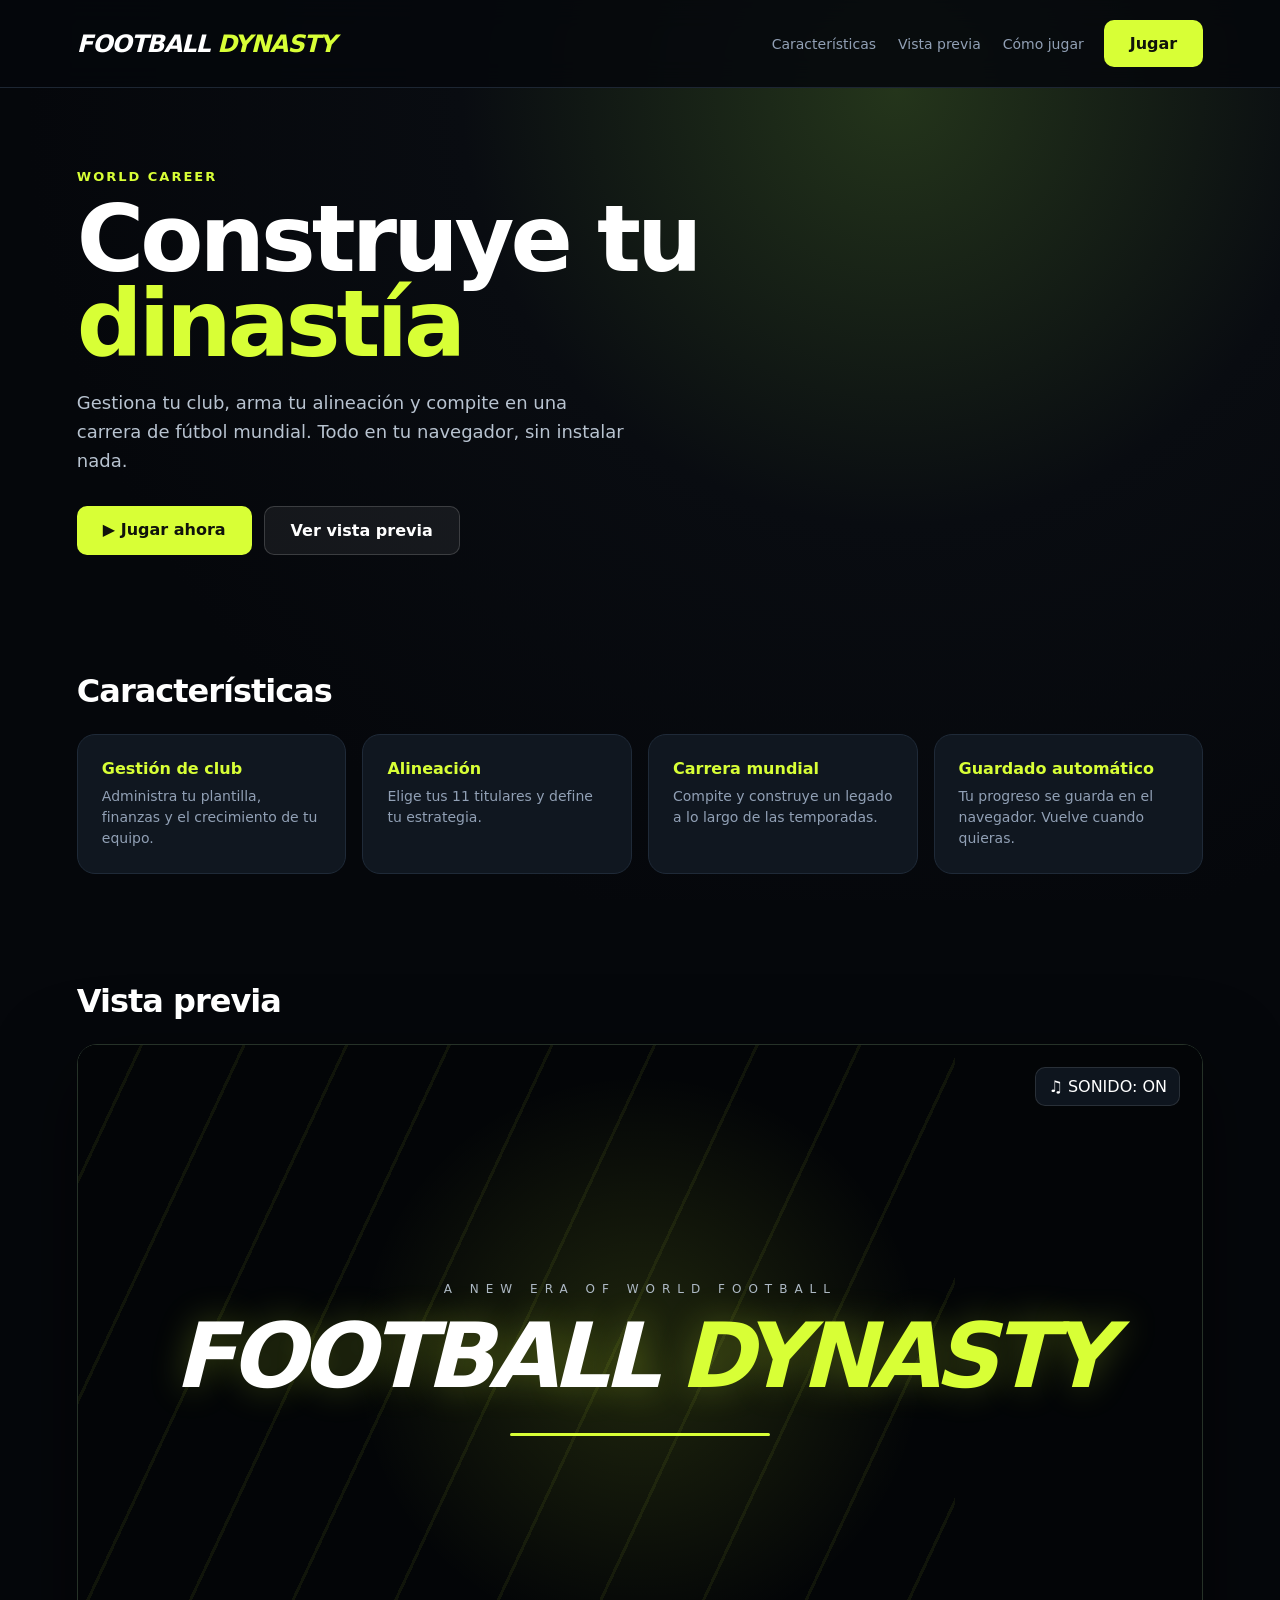
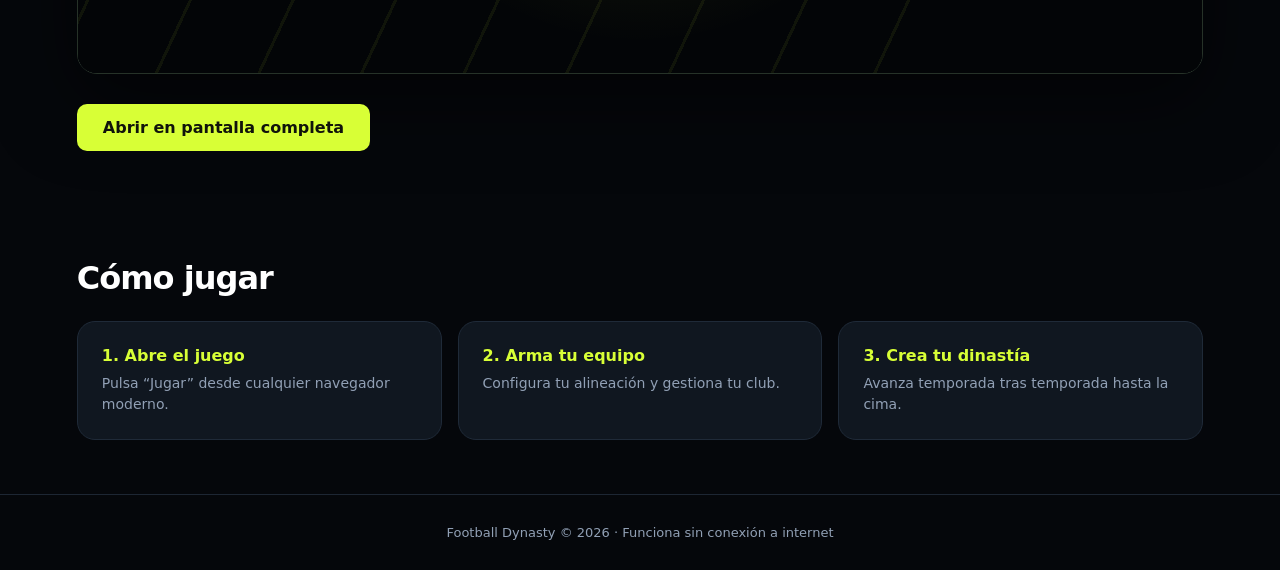
<file: index.html>
<!doctype html>
<html lang="es">
<head>
<meta charset="utf-8">
<meta name="viewport" content="width=device-width,initial-scale=1">
<title>Football Dynasty — World Career</title>
<meta name="description" content="Construye tu dinastía de fútbol. Juego de gestión y carrera mundial en el navegador.">
<link rel="icon" href="data:image/svg+xml,<svg xmlns='http://www.w3.org/2000/svg' viewBox='0 0 100 100'><text y='.9em' font-size='90'>⚽</text></svg>">
<link rel="stylesheet" href="css/style.css">
</head>
<body>
<header>
  <div class="logo">FOOTBALL <span>DYNASTY</span></div>
  <nav><a href="#caracteristicas">Características</a><a href="#demo">Vista previa</a><a href="#como-jugar">Cómo jugar</a></nav>
  <a class="btn primary" href="game/index.html">Jugar</a>
</header>

<div class="hero">
  <div class="tag">World Career</div>
  <h1>Construye tu <span>dinastía</span></h1>
  <p>Gestiona tu club, arma tu alineación y compite en una carrera de fútbol mundial. Todo en tu navegador, sin instalar nada.</p>
  <div class="actions">
    <a class="btn primary" href="game/index.html">▶ Jugar ahora</a>
    <a class="btn ghost" href="#demo">Ver vista previa</a>
  </div>
</div>

<section id="caracteristicas">
  <h2>Características</h2>
  <div class="grid">
    <div class="card"><b>Gestión de club</b><p>Administra tu plantilla, finanzas y el crecimiento de tu equipo.</p></div>
    <div class="card"><b>Alineación</b><p>Elige tus 11 titulares y define tu estrategia.</p></div>
    <div class="card"><b>Carrera mundial</b><p>Compite y construye un legado a lo largo de las temporadas.</p></div>
    <div class="card"><b>Guardado automático</b><p>Tu progreso se guarda en el navegador. Vuelve cuando quieras.</p></div>
  </div>
</section>

<section id="demo">
  <h2>Vista previa</h2>
  <div class="preview"><iframe src="game/index.html" title="Football Dynasty" loading="lazy"></iframe></div>
  <div class="actions"><a class="btn primary" href="game/index.html">Abrir en pantalla completa</a></div>
</section>

<section id="como-jugar">
  <h2>Cómo jugar</h2>
  <div class="grid">
    <div class="card"><b>1. Abre el juego</b><p>Pulsa “Jugar” desde cualquier navegador moderno.</p></div>
    <div class="card"><b>2. Arma tu equipo</b><p>Configura tu alineación y gestiona tu club.</p></div>
    <div class="card"><b>3. Crea tu dinastía</b><p>Avanza temporada tras temporada hasta la cima.</p></div>
  </div>
</section>

<footer>Football Dynasty © 2026 · Funciona sin conexión a internet</footer>
</body>
</html>
</file>
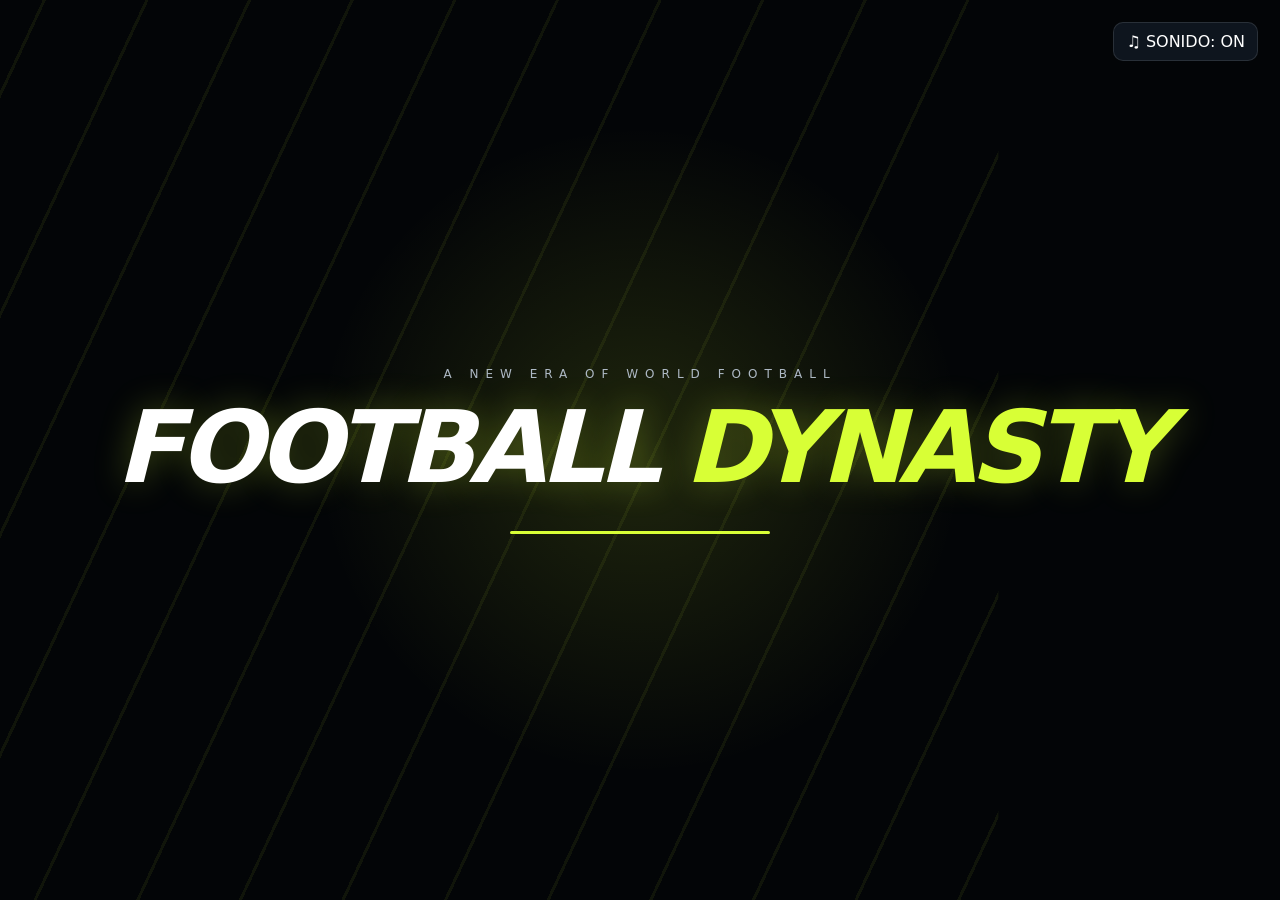
<file: game/index.html>
<!doctype html>
<html lang="es">
<head>
<meta charset="utf-8">
<meta name="viewport" content="width=device-width,initial-scale=1,maximum-scale=1,user-scalable=no">
<title>Football Dynasty — World Career</title>
<style>
*{box-sizing:border-box}html,body{margin:0;height:100%;font-family:Inter,system-ui,Arial;background:#05070b;color:#fff;overflow:hidden}
:root{--lime:#d8ff36;--cyan:#42d9ff;--muted:#91a0b5}
button{font:inherit;border:0;cursor:pointer;color:#fff;position:relative;z-index:5;pointer-events:auto}.hidden{display:none!important}
select{font:inherit;background:#17202a;color:#fff;border:1px solid #2a3542;border-radius:8px;padding:8px 10px}
#app{height:100%;background:radial-gradient(circle at 70% 20%,#24351b 0,#090c11 34%,#05070b 70%)}
.top{height:78px;display:flex;align-items:center;padding:0 28px;border-bottom:1px solid #1d2633;background:rgba(5,8,12,.86);backdrop-filter:blur(18px);position:relative;z-index:4;gap:12px}
.logo{font-weight:1000;font-style:italic;font-size:25px;letter-spacing:-1px}.logo span{color:var(--lime)}
.topRight{margin-left:auto;display:flex;align-items:center;gap:10px}.pill{background:#111924;border:1px solid #263242;border-radius:999px;padding:9px 14px;font-size:13px;display:flex;align-items:center;gap:8px}.money{color:var(--lime);font-weight:900}
.content{height:calc(100% - 78px);display:flex}.side{width:215px;position:relative;border-right:1px solid #1c2632;padding:20px 14px;background:rgba(7,10,15,.8);z-index:3;flex:none}
.nav{display:grid;gap:7px}.nav button{background:transparent;text-align:left;padding:13px 15px;border-radius:11px;color:#9ba9bb}.nav button.active,.nav button:hover{background:#17202a;color:#fff}.nav button.active{box-shadow:inset 3px 0 var(--lime)}
.clubMini{position:absolute;bottom:20px;left:14px;right:14px;border-top:1px solid #263141;padding-top:14px}.clubMini b{display:block}.bar{height:5px;background:#202b38;border-radius:5px;overflow:hidden;margin-top:7px}.bar i{display:block;height:100%;background:var(--lime)}
.main{flex:1;overflow:auto;position:relative;z-index:2}.screen{padding:28px 32px;min-height:100%}
.hero{height:330px;border-radius:24px;position:relative;overflow:hidden;padding:40px;background:linear-gradient(110deg,#111921 0%,#182515 44%,#080a0e 100%);border:1px solid #263228;box-shadow:0 25px 80px #0008}
.hero:after{content:"";position:absolute;inset:0;background:linear-gradient(90deg,#0008,transparent 65%),repeating-linear-gradient(120deg,transparent 0 80px,#d8ff3611 80px 82px);pointer-events:none}
.hero h1{font-size:56px;line-height:.9;margin:8px 0 16px;max-width:600px;letter-spacing:-3px;position:relative;z-index:1}.hero p{color:#b8c3d0;max-width:520px;position:relative;z-index:1}
.heroActions{position:relative;z-index:6;display:flex;gap:10px;margin-top:22px}
.primary{background:var(--lime);color:#10130b;padding:13px 20px;border-radius:9px;font-weight:1000}.secondary{background:#fff1;color:#fff;padding:13px 20px;border:1px solid #ffffff2a;border-radius:9px}
.grid{display:grid;grid-template-columns:repeat(4,1fr);gap:14px;margin-top:18px}.card{background:#0d131b;border:1px solid #202b38;border-radius:15px;padding:18px}.stat b{font-size:24px}
.muted{color:var(--muted);font-size:12px}.sectionTitle{display:flex;align-items:center;justify-content:space-between;margin:0 0 14px}.sectionTitle h2{margin:0}
.clubs{display:grid;grid-template-columns:repeat(3,1fr);gap:14px}.club{padding:18px;border-radius:18px;background:linear-gradient(145deg,#131b25,#0a0e14);border:1px solid #263141}.club.cur{border-color:var(--lime)}
.club button{margin-top:12px;width:100%;padding:10px;border-radius:9px;background:#202b38}.club .crestBox{margin-bottom:10px}
.matchBtn{background:linear-gradient(135deg,#d8ff36,#91bd10);color:#0a0e08;font-weight:1000;border-radius:10px;padding:11px 15px}
.pgrid{display:grid;grid-template-columns:repeat(3,1fr);gap:12px}
.pcard{display:flex;align-items:center;gap:11px;background:#101720;border:1px solid #25303d;border-radius:13px;padding:10px 12px;position:relative}
.pcard.sel{border-color:var(--lime);box-shadow:0 0 18px #d8ff3644}
.pface{width:50px;height:56px;border-radius:11px;background:linear-gradient(#1d2733,#0b1016);overflow:hidden;flex:none}
.pinfo{min-width:0}.pinfo b{display:block;font-size:14px;white-space:nowrap;overflow:hidden;text-overflow:ellipsis}
.ovr{margin-left:auto;color:var(--lime);font-weight:1000;font-size:20px}
.pcard .matchBtn{padding:8px 10px;font-size:12px}.sellBtn{background:#3a1d22;color:#ff9aa5;border-radius:8px;padding:7px 9px;font-size:11px}
.filters{display:flex;gap:8px;margin-bottom:14px;flex-wrap:wrap}.filters button{background:#17202a;padding:8px 14px;border-radius:999px;font-size:13px}.filters button.on{background:var(--lime);color:#10130b;font-weight:900}
.squadWrap{display:grid;grid-template-columns:minmax(320px,520px) 1fr;gap:22px;align-items:start}
.fmRow{display:flex;gap:12px;align-items:center;margin-bottom:12px;flex-wrap:wrap}
.pitchEdit{position:relative;width:100%;max-width:520px;aspect-ratio:3/4;border-radius:18px;border:2px solid #ffffff33;background:repeating-linear-gradient(0deg,#17642f 0 12.5%,#1b7436 12.5% 25%);overflow:hidden}
.pitchEdit:before{content:"";position:absolute;left:0;right:0;top:50%;border-top:2px solid #ffffff55}
.pitchEdit:after{content:"";position:absolute;left:50%;top:50%;width:90px;height:90px;border:2px solid #ffffff55;border-radius:50%;transform:translate(-50%,-50%)}
.pitchEdit .box{position:absolute;left:25%;right:25%;height:16%;border:2px solid #ffffff55}.box.t{top:0;border-top:0}.box.b{bottom:0;border-bottom:0}
#slots{position:absolute;inset:0;z-index:2}
.slot{position:absolute;transform:translate(-50%,-50%);width:76px;text-align:center;cursor:pointer}
.slot .sf{position:relative;width:52px;height:58px;margin:auto;border-radius:12px;background:#0b1118cc;border:2px solid #ffffff2a;overflow:hidden}
.slot.sel .sf{border-color:var(--lime);box-shadow:0 0 18px #d8ff3677}
.sovr{position:absolute;top:2px;left:4px;font-weight:900;font-size:12px;color:var(--lime);text-shadow:0 1px 2px #000;z-index:2}.sovr.bad{color:#ff8d8d}
.sn{font-size:11px;font-weight:800;text-shadow:0 1px 3px #000;white-space:nowrap;overflow:hidden;text-overflow:ellipsis}.sr{font-size:9px;color:#cfe}
.bench{display:grid;grid-template-columns:repeat(2,1fr);gap:10px;max-height:calc(100vh - 230px);overflow:auto;padding-right:6px}
.tbl{width:100%;border-collapse:collapse;font-size:13px}.tbl th{color:var(--muted);font-weight:600;text-align:right;padding:6px 8px}.tbl td{padding:7px 8px;text-align:right;border-top:1px solid #1c2632}.tbl td:nth-child(2),.tbl th:nth-child(2){text-align:left}.tbl tr.me td{background:#d8ff3614;color:var(--lime);font-weight:800}
.fixture{display:flex;align-items:center;gap:18px;margin:12px 0 16px}.fixture b{font-size:18px}
.toast{position:fixed;left:50%;top:92px;transform:translateX(-50%);padding:12px 20px;border-radius:10px;background:#d8ff36;color:#0b1008;font-weight:900;z-index:300;opacity:0;pointer-events:none;transition:.25s;text-align:center}.toast.show{opacity:1}
/* match */
#match{position:fixed;inset:0;background:#050805;z-index:20;touch-action:none}canvas{width:100%;height:100%;display:block;touch-action:none}
.matchTop{position:absolute;left:0;right:0;top:0;height:70px;display:flex;align-items:center;justify-content:center;z-index:30;pointer-events:none}
.score{background:#0b1119e8;border:1px solid #ffffff19;border-radius:14px;padding:6px 22px;text-align:center;display:flex;align-items:center;gap:16px}.score b{font-size:22px}.score small{color:#aeb9c7}
.matchControls{position:absolute;left:22px;bottom:14px;z-index:30;background:#081018d9;border:1px solid #ffffff18;border-radius:12px;padding:8px 10px;color:#b9c4d2;font-size:11px;line-height:1.5;max-width:330px}
.power{position:absolute;right:24px;bottom:96px;width:170px;height:10px;border-radius:9px;background:#15202b;overflow:hidden;z-index:30}.power i{display:block;height:100%;width:0;background:var(--lime)}
.sta{position:absolute;right:24px;bottom:78px;width:170px;height:5px;border-radius:9px;background:#15202b;overflow:hidden;z-index:30}.sta i{display:block;height:100%;width:100%;background:var(--cyan)}
.pause{position:absolute;inset:0;background:#05080ddd;z-index:50;display:grid;place-items:center}.pauseBox{width:360px;padding:28px;background:#111821;border:1px solid #2a3542;border-radius:20px;text-align:center}.pauseBox button{width:100%;padding:12px;margin-top:9px;border-radius:9px;background:#202c39}
.playerRatingHUD{position:absolute;left:22px;top:84px;z-index:35;background:#081018dd;border:1px solid #ffffff20;border-radius:14px;padding:10px 14px;min-width:170px}
.playerRatingHUD .name{font-weight:900}.ratingNum{font-size:26px;color:#d8ff36;font-weight:1000}.ratingDelta{font-size:12px;color:#9eabb9;margin-left:5px}
.eventBanner{position:absolute;left:50%;top:24%;transform:translate(-50%,-50%) scale(.7);z-index:60;font-size:clamp(30px,6vw,72px);font-weight:1000;font-style:italic;text-shadow:0 8px 30px #000;opacity:0;pointer-events:none;white-space:nowrap}
.eventBanner.show{animation:eventPop 1.6s cubic-bezier(.2,.9,.2,1) both}.eventBanner.goal{color:#d8ff36}.eventBanner.miss{color:#fff}
@keyframes eventPop{0%{opacity:0;transform:translate(-50%,-50%) scale(.65)}18%{opacity:1;transform:translate(-50%,-50%) scale(1.08)}35%{transform:translate(-50%,-50%) scale(1)}80%{opacity:1}100%{opacity:0;transform:translate(-50%,-62%) scale(1.03)}}
#matchChoice{position:absolute;inset:0;z-index:48;background:linear-gradient(135deg,#04070bf0,#07120bf2);display:flex;align-items:center;justify-content:center}
.choiceBox{width:min(760px,94vw);max-height:94vh;overflow:auto;text-align:center;background:#0e151e;border:1px solid #ffffff20;border-radius:24px;padding:30px;box-shadow:0 30px 100px #000}
.choiceTeams{display:flex;align-items:center;justify-content:center;gap:22px;font-size:clamp(18px,3vw,30px);font-weight:1000;font-style:italic;margin:14px 0 18px}.choiceTeams div{max-width:210px}
.choiceOpts{display:flex;gap:10px;justify-content:center;margin-bottom:16px}.choiceOpts button{background:#17202a;padding:9px 14px;border-radius:9px;font-size:13px}
.choiceBtns{display:grid;grid-template-columns:1fr 1fr;gap:12px}.choiceBtn{padding:16px;border-radius:11px;font-weight:1000;background:#202c38}.choiceBtn.main{background:#d8ff36;color:#0a1007}
.simResult{margin-top:16px;padding:14px;border-radius:10px;background:#17212c;color:#d8ff36;font-weight:900}
#matchIntro{position:absolute;inset:0;z-index:45;background:linear-gradient(#020507e8,#07100be8);display:flex;align-items:center;justify-content:center;pointer-events:none;opacity:1;transition:opacity .55s ease}#matchIntro.hide{opacity:0}
.matchReveal{text-align:center;transform:scale(.8);opacity:0;animation:matchReveal 1s cubic-bezier(.2,.8,.2,1) .1s forwards}
.matchReveal .versus{display:flex;align-items:center;gap:22px;justify-content:center;font-size:clamp(24px,4.4vw,56px);font-weight:1000;font-style:italic;letter-spacing:-2px}.matchReveal .sub{color:#9eabb9;letter-spacing:4px;font-size:12px;margin-bottom:12px}
@keyframes matchReveal{to{opacity:1;transform:scale(1)}}
#summary{position:absolute;inset:0;z-index:70;background:#050a10ee;display:grid;place-items:center}
.sumBox{width:min(520px,92vw);background:#0f1620;border:1px solid #2a3542;border-radius:22px;padding:26px;text-align:center}
.sumBox h2{margin:0 0 6px;font-size:30px;font-style:italic}.sumScore{display:flex;align-items:center;justify-content:center;gap:20px;font-size:44px;margin:10px 0}
.sumGoals{margin:12px 0;font-size:13px;line-height:1.7;max-height:130px;overflow:auto}.sumStats{display:flex;gap:18px;justify-content:center;color:#b9c4d2;font-size:13px;margin-bottom:10px}.sumMvp{margin-bottom:14px}
.touchPad{position:absolute;left:18px;bottom:18px;z-index:35;display:none;gap:6px;grid-template-columns:50px 50px 50px}
.touchPad button{width:50px;height:50px;border-radius:12px;background:#101a24dd;border:1px solid #ffffff22;font-size:18px;touch-action:none}
.actionPad{position:absolute;right:16px;bottom:14px;z-index:35;display:none;gap:7px;grid-template-columns:repeat(3,62px)}
.actionPad button{height:46px;border-radius:12px;background:#d8ff36;color:#0a1007;font-weight:900;font-size:11px;touch-action:none}.actionPad button.alt{background:#2b3a4a;color:#fff}
@media(pointer:coarse),(max-width:800px){.touchPad,.actionPad{display:grid}.matchControls{display:none}.power{bottom:130px}.sta{bottom:118px}}
@media(max-width:900px){.side{width:150px}.grid{grid-template-columns:repeat(2,1fr)}.clubs,.pgrid{grid-template-columns:1fr 1fr}.hero h1{font-size:40px}.squadWrap{grid-template-columns:1fr}.screen{padding:18px}}
/* intro */
#introCinematic{position:fixed;inset:0;z-index:400;background:#030507;display:flex;align-items:center;justify-content:center;overflow:hidden;pointer-events:none}
#introCinematic .introGlow{position:absolute;width:55vw;height:55vw;border-radius:50%;background:radial-gradient(circle,#d8ff3622,transparent 65%);animation:introPulse 2.8s ease-in-out infinite}
#introCinematic .introLines{position:absolute;inset:-20%;background:repeating-linear-gradient(115deg,transparent 0 90px,#d8ff3610 90px 93px);transform:translateX(-30%);animation:lineMove 2.8s linear infinite}
.introLogo{position:relative;text-align:center;animation:logoIn 1.1s cubic-bezier(.2,.9,.2,1) both}.introLogo .mini{font-size:12px;letter-spacing:7px;color:#aeb9c5}
.introLogo h1{font-size:clamp(44px,8vw,100px);font-style:italic;letter-spacing:-6px;margin:8px 0;color:#fff;text-shadow:0 0 35px #d8ff3644}.introLogo h1 span{color:#d8ff36}
.introLogo .loading{height:3px;width:260px;margin:25px auto 0;background:#17202a;overflow:hidden;border-radius:4px}.introLogo .loading i{display:block;height:100%;width:0;background:#d8ff36;animation:load 1.8s ease forwards}
#musicToggle{position:fixed;right:22px;top:22px;z-index:450;background:#111923dd;border:1px solid #ffffff1d;border-radius:10px;padding:9px 12px;color:#fff}
@keyframes introPulse{50%{transform:scale(1.15);opacity:.65}}@keyframes lineMove{to{transform:translateX(30%)}}
@keyframes logoIn{from{opacity:0;transform:translateY(35px) scale(.92);filter:blur(10px)}to{opacity:1;transform:none;filter:none}}@keyframes load{to{width:100%}}

.cw{display:flex;flex-direction:column;gap:6px;cursor:pointer}.cw .cd{transition:transform .15s}.cw:hover .cd{transform:translateY(-2px)}.cw.sel .cd{filter:drop-shadow(0 0 8px #d8ff36)}
.cd .c{aspect-ratio:5/7.2;clip-path:polygon(9% 0,91% 0,100% 5%,100% 89%,50% 100%,0 89%,0 5%);background:linear-gradient(160deg,var(--t1),var(--t2));padding:4px;color:var(--tc);--tc:#fff}
.c.sp{--t1:#8e3bff;--t2:#17c3e8}.c.go{--t1:#a87a08;--t2:#f7de7b;--tc:#2a1c00}.c.si{--t1:#7a8794;--t2:#dbe1e8;--tc:#16202b}.c.br{--t1:#6b3f1d;--t2:#d49a62}
.c .i{position:relative;height:100%;clip-path:polygon(9% 0,91% 0,100% 5%,100% 89%,50% 100%,0 89%,0 5%);background:linear-gradient(180deg,#ffffff26,#00000022);container-type:inline-size}
.c .i:before{content:'';position:absolute;inset:0;background:repeating-linear-gradient(120deg,transparent 0 9cqw,#ffffff14 9cqw 10cqw)}
.c .l{position:absolute;left:11%;top:9%;display:grid;gap:2px;justify-items:center;line-height:1;font-weight:800}.c .l b{font-size:21cqw;letter-spacing:-.04em}.c .l span{font-size:8.5cqw}.c .l .f{font-size:10cqw}
.c .i svg{position:absolute;right:4%;top:6%;width:64%;height:auto}
.c .nm{position:absolute;left:5%;right:5%;top:57%;text-align:center}.c .nm b{display:block;font-size:8.6cqw;text-transform:uppercase;white-space:nowrap;overflow:hidden;text-overflow:ellipsis}.c .nm hr{border:0;border-top:1px solid currentColor;opacity:.35;margin:4px 14%}
.c .st{position:absolute;left:14%;right:14%;top:73%;display:grid;grid-template-columns:1fr 1fr;gap:1px 8%;font-size:8cqw;font-weight:800}.c .st div{display:flex;gap:6px;align-items:baseline}.c .st b{width:2ch;text-align:right}.c .st span{font-weight:600;opacity:.8;font-size:7cqw}
.cw button{width:100%}.cw .pr{text-align:center;color:#d8ff36;font-size:12px;font-weight:800}
.bench,.pgrid.cards{grid-template-columns:repeat(auto-fill,minmax(98px,112px))!important;gap:8px!important;justify-content:start}.cw{gap:4px}.cw button{padding:6px 2px!important;font-size:10px!important;border-radius:7px!important}.cw .pr{font-size:10px;line-height:1.15}
@media(max-width:700px){.bench,.pgrid.cards{grid-template-columns:repeat(3,1fr)!important;gap:6px!important}.bench{max-height:none}}
.slot{width:56px}.slot .cd{filter:drop-shadow(0 3px 5px #000a)}.slot.sel .cd{filter:drop-shadow(0 0 7px #d8ff36)}
.mini .nm{top:60%}.mini .nm b{font-size:11cqw}.mini .rl{position:absolute;left:0;right:0;top:77%;text-align:center;font-size:9cqw;font-weight:800;opacity:.85}.mini .l b{font-size:23cqw}.mini .l span{font-size:9cqw}
@media(max-width:700px){.content{flex-direction:column-reverse}.side{width:100%;height:56px;padding:5px 6px;border-right:0;border-top:1px solid #1c2632}.nav{grid-auto-flow:column;grid-auto-columns:1fr;gap:3px}.nav button{padding:6px 2px;text-align:center;font-size:11px;white-space:nowrap}.nav button.active{box-shadow:inset 0 3px var(--lime)}.clubMini{display:none}.screen{padding:16px 12px}.slot{width:44px}.mini .rl{display:none}.pitchEdit{max-width:100%}.top{padding:0 12px}.hero h1{font-size:34px}}

/* ===== COLOR POP ===== */
.c.sp{--t1:#ff2fd6;--t2:#00e5ff;--g:#ff2fd6}.c.go{--t1:#ff9d00;--t2:#ffe94d;--g:#ffc400}.c.si{--t1:#2f7bff;--t2:#c9f3ff;--g:#3aa0ff;--tc:#06142e}.c.br{--t1:#ff5a1f;--t2:#ffb347;--g:#ff7a2f}
.cd .c{box-shadow:none}.cw .cd,.slot .cd{filter:drop-shadow(0 0 6px var(--g,#fff6))}
.cd:has(.sp){--g:#ff2fd6}.cd:has(.go){--g:#ffc400}.cd:has(.si){--g:#3aa0ff}.cd:has(.br){--g:#ff7a2f}
.cw .cd{filter:drop-shadow(0 0 7px var(--g))}.cw:hover .cd{filter:drop-shadow(0 0 13px var(--g))}
.cw.sel .cd,.slot.sel .cd{filter:drop-shadow(0 0 4px #fff) drop-shadow(0 0 12px #d8ff36)}
.c .i{background:linear-gradient(180deg,#ffffff3a,#0000001c 60%,#00000030)}
.c .i:after{content:'';position:absolute;inset:0;background:linear-gradient(115deg,transparent 35%,#ffffff55 50%,transparent 65%);transform:translateX(-120%);animation:shine 4.5s infinite;pointer-events:none}
@keyframes shine{0%,70%{transform:translateX(-120%)}100%{transform:translateX(120%)}}
.c .l b{text-shadow:0 2px 0 #0003}.c .st b{font-size:1.08em}.c .st b.hi{color:#fff;text-shadow:0 0 6px #fff9,0 1px 0 #0006}.c.go .st b.hi,.c.si .st b.hi{color:#b00045;text-shadow:none}
.cw .pr{color:#ffe94d;text-shadow:0 0 8px #ffb30088}
.matchBtn{background:linear-gradient(135deg,#e6ff4d,#7ed600)!important;box-shadow:0 4px 14px #b6ff0055}
.sellBtn{background:linear-gradient(135deg,#ff4d7a,#c4124a)!important;color:#fff!important;font-weight:900;box-shadow:0 4px 14px #ff2d6a44;border-radius:8px}
.filters button{border:1px solid #ffffff22;font-weight:800}
.filters button[data-f=POR]{background:#3d2a00;color:#ffc933}.filters button[data-f=DEF]{background:#042a3a;color:#33d6ff}.filters button[data-f=MED]{background:#1d3300;color:#b6ff2e}.filters button[data-f=DEL]{background:#3a0d2a;color:#ff5cc8}.filters button[data-f=ALL]{background:#1f2430;color:#fff}
.filters button.on{color:#10130b!important;box-shadow:0 0 14px currentColor}
.filters button[data-f=POR].on{background:#ffc933}.filters button[data-f=DEF].on{background:#33d6ff}.filters button[data-f=MED].on{background:#b6ff2e}.filters button[data-f=DEL].on{background:#ff5cc8}.filters button[data-f=ALL].on{background:#d8ff36}
.nav button.active{background:linear-gradient(90deg,#d8ff3622,transparent);color:#d8ff36}
.pitchEdit{background:repeating-linear-gradient(0deg,#0f8a3a 0 12.5%,#14a548 12.5% 25%);border-color:#d8ff3688;box-shadow:0 0 30px #14a54855}
select#formationSel{border-color:#42d9ff;color:#42d9ff;font-weight:800}

/* ===== NAV + BOTONES A COLOR ===== */
.nav button{--nc:#fff;color:var(--nc);background:color-mix(in srgb,var(--nc) 12%,#0d131b);border:1px solid color-mix(in srgb,var(--nc) 35%,transparent);font-weight:800;transition:.15s}
.nav button:nth-child(1){--nc:#42d9ff}.nav button:nth-child(2){--nc:#ffa629}.nav button:nth-child(3){--nc:#d8ff36}.nav button:nth-child(4){--nc:#ff5cc8}.nav button:nth-child(5){--nc:#a58bff}.nav button:nth-child(6){--nc:#ff4d5e}
.nav button:hover{background:color-mix(in srgb,var(--nc) 24%,#0d131b);color:var(--nc);transform:translateX(3px)}
.nav button.active{background:linear-gradient(135deg,var(--nc),color-mix(in srgb,var(--nc) 60%,#000));color:#0a0e12;box-shadow:0 0 18px color-mix(in srgb,var(--nc) 60%,transparent);border-color:var(--nc)}
.nav button:nth-child(6){background:linear-gradient(135deg,#ff4d5e,#c4124a);color:#fff;border-color:#ff4d5e;box-shadow:0 0 14px #ff4d5e55}
.nav button:nth-child(6):hover{filter:brightness(1.15)}
.club button{background:linear-gradient(135deg,#a58bff,#5b3df5);color:#fff;font-weight:800;border-radius:9px;padding:9px 12px;box-shadow:0 4px 14px #7a5cff44}
.club.cur button{background:linear-gradient(135deg,#e6ff4d,#7ed600);color:#0a0e08}
.choiceBtn{background:linear-gradient(135deg,#42d9ff,#1c7cff)!important;color:#fff!important;font-weight:900;box-shadow:0 4px 16px #2aa9ff55}
.choiceBtn.main{background:linear-gradient(135deg,#e6ff4d,#7ed600)!important;color:#0a0e08!important;box-shadow:0 4px 16px #b6ff0055}
.secondary{background:linear-gradient(135deg,#42d9ff,#1c7cff)!important;color:#fff!important;border:0!important;font-weight:800}
@media(max-width:700px){.nav button{padding:6px 2px;border-radius:9px}.nav button:hover{transform:none}.nav button.active{box-shadow:0 0 12px color-mix(in srgb,var(--nc) 60%,transparent)}}
@media(max-width:700px){.nav{grid-auto-columns:minmax(0,1fr);gap:2px}.nav button{font-size:9.5px;padding:6px 0;min-width:0;overflow:hidden;text-overflow:clip;letter-spacing:-.2px}.side{padding:5px 3px}}
@media(max-width:700px){.hm{display:none}}

#compTabs button{background:#151c26;color:var(--cc);border:1px solid color-mix(in srgb,var(--cc) 45%,transparent);font-weight:800;padding:9px 14px;border-radius:999px}
#compTabs button.on{background:var(--cc);color:#0a0e12;box-shadow:0 0 16px var(--cc)}#compTabs .tc{margin-left:auto;color:#ffe94d;font-weight:800;align-self:center}
.ct{border-radius:16px;padding:16px;margin-top:16px;border:1px solid color-mix(in srgb,var(--cc) 40%,transparent);background:linear-gradient(135deg,color-mix(in srgb,var(--cc) 14%,#0d131b),#0d131b)}.ct h3{margin:0 0 4px;color:var(--cc)}.ct p{margin:8px 0 0}
.gts{display:grid;grid-template-columns:repeat(auto-fit,minmax(250px,1fr));gap:12px;margin-top:16px}.gts .tbl td:first-child,.gts .tbl th:first-child{text-align:left}.gts .tbl td:nth-child(2),.gts .tbl th:nth-child(2){text-align:right}
.tie{display:grid;grid-template-columns:1fr auto 1fr;gap:8px;align-items:center;padding:7px 10px;border-radius:9px;background:#0b1118;margin-top:5px;font-size:13px;color:#9ba9bb}.tie span:last-child{text-align:right}.tie.me{outline:1px solid var(--cc);background:#142011}.tie .win{font-weight:900;color:#fff}.tie b{color:#fff}
.rnd{margin-top:12px}.rnd h4{margin:0;color:var(--cc);font-size:13px;letter-spacing:.5px;text-transform:uppercase}.ctr{display:flex;gap:8px;flex-wrap:wrap;margin-top:12px}.ctr button{padding:11px 14px}
.mvBtn{background:linear-gradient(135deg,#ff9d00,#ff5a1f);color:#fff;font-weight:900;border-radius:9px;padding:9px 12px;font-size:12px;box-shadow:0 4px 14px #ff7a1f44}.mvBtn.on{background:linear-gradient(135deg,#e6ff4d,#7ed600);color:#0a0e08}.mvBtn.rs{background:linear-gradient(135deg,#42d9ff,#1c7cff)}
.pitchEdit.moving{border-color:#ffa629;box-shadow:0 0 28px #ff9d0077}.moving #slots,.moving .slot{touch-action:none;cursor:grab}.moving .slot:active{cursor:grabbing}.moving .slot:after{content:'✥';position:absolute;right:-3px;top:-5px;width:17px;height:17px;border-radius:50%;background:#d8ff36;color:#000;font-size:11px;font-weight:900;display:grid;place-items:center;z-index:5}
.tsel{display:grid;grid-template-columns:1fr auto 1fr;gap:12px;align-items:stretch;margin:12px 0 16px}
.tside{background:#131c27;border:1px solid #ffffff1c;border-radius:16px;padding:12px 10px}.tside .tl{font-size:11px;letter-spacing:3px;color:var(--lime);margin-bottom:8px}
.tpick{display:flex;align-items:center;justify-content:center;gap:6px}.tpick .arr{width:38px;height:56px;border-radius:10px;background:#202c38;font-size:20px}.tpick .tn{flex:1;min-width:0;font-weight:1000;font-style:italic;font-size:14px}
.tmeta{font-size:11px;color:var(--muted);margin:6px 0 10px}.trat{display:grid;grid-template-columns:34px 1fr 26px;gap:5px 6px;align-items:center;font-size:11px;font-weight:800;text-align:left}
.trat .rb{height:6px;background:#202b38;border-radius:4px;overflow:hidden}.trat .rb i{display:block;height:100%;background:var(--lime)}.tvs{align-self:center;color:var(--lime);font-weight:1000;font-style:italic;font-size:22px}
.modeTag{display:inline-block;font-size:11px;font-weight:900;letter-spacing:2px;padding:5px 12px;border-radius:999px;background:#d8ff3622;color:var(--lime)}.modeTag.fr{background:#42d9ff22;color:var(--cyan)}
.koPrompt{position:absolute;left:50%;top:36%;transform:translateX(-50%);z-index:36;background:#081018e6;border:1px solid var(--lime);border-radius:12px;padding:9px 16px;font-size:13px;text-align:center;animation:koBlink 1s ease-in-out infinite;pointer-events:none}.koPrompt b{color:var(--lime)}
@keyframes koBlink{50%{opacity:.45}}
.p3d{width:100%;height:250px;display:block;touch-action:none;cursor:grab;margin-bottom:6px}.p3d:active{cursor:grabbing}
@media(max-height:760px){.p3d{height:190px}}@media(max-height:560px){.p3d{height:140px}}
@media(max-width:700px){.tsel{grid-template-columns:1fr}.tvs{display:none}.p3d{height:170px}}
.cine{position:absolute;inset:0;z-index:44;pointer-events:none;overflow:hidden}
.cine .bar{position:absolute;left:0;right:0;height:9%;background:#000;transition:transform .9s ease}.cine .bar.t{top:0;transform:translateY(-100%)}.cine .bar.b{bottom:0;transform:translateY(100%)}.cine.on .bar{transform:none}
.cineTitle{position:absolute;left:0;right:0;top:34%;text-align:center;opacity:0;transform:translateY(16px);transition:opacity .8s,transform .8s;padding:0 12px}.cineTitle.show{opacity:1;transform:none}
.cineTitle small{display:block;letter-spacing:7px;color:var(--lime);font-size:12px;font-weight:800}.cineTitle h2{margin:8px 0;font-size:clamp(32px,7vw,84px);font-style:italic;letter-spacing:-3px;text-shadow:0 8px 40px #000,0 0 30px #000}.cineTitle p{margin:0;color:#e6eef7;font-size:clamp(11px,1.7vw,18px);letter-spacing:3px;text-shadow:0 2px 12px #000}
.cineLower{position:absolute;left:50%;bottom:12%;transform:translate(-50%,24px);opacity:0;transition:opacity .6s,transform .6s;display:flex;align-items:center;gap:16px;background:linear-gradient(90deg,#000a,#000e,#000a);border-top:2px solid var(--lime);padding:10px 26px;border-radius:6px;font-weight:1000;font-style:italic;font-size:clamp(13px,2.3vw,26px);white-space:nowrap}.cineLower.show{opacity:1;transform:translate(-50%,0)}
.lu{position:absolute;top:17%;width:216px;background:#050b12e0;border:1px solid #ffffff22;border-radius:12px;padding:10px 12px;opacity:0;transition:opacity .7s,transform .7s;font-size:12px}.lu.l{left:16px;transform:translateX(-46px);border-left:3px solid var(--lime)}.lu.r{right:16px;transform:translateX(46px);border-right:3px solid var(--cyan)}.lu.show{opacity:1;transform:none}
.lu h4{margin:0 0 3px;font-style:italic;display:flex;gap:8px;align-items:center;font-size:13px}.lu .row{display:grid;grid-template-columns:20px 1fr 34px 22px;gap:4px;padding:2px 0;border-top:1px solid #ffffff12}.lu .row b{color:var(--lime);font-weight:900}.lu .row i{font-style:normal;color:#9eabb9;font-size:10px;align-self:center}
.cineSkip{position:absolute;right:20px;bottom:11%;pointer-events:auto;background:#0b1119d0;border:1px solid #ffffff33;border-radius:10px;padding:9px 14px;font-size:12px;font-weight:800}
#match.cine .playerRatingHUD,#match.cine .matchControls,#match.cine .power,#match.cine .sta,#match.cine .touchPad,#match.cine .actionPad,#match.cine .koPrompt,#match.cine .matchTop{display:none!important}
@media(max-width:820px){.lu{display:none}}
</style>
</head>
<body>
<div id="introCinematic"><div class="introGlow"></div><div class="introLines"></div><div class="introLogo"><div class="mini">A NEW ERA OF WORLD FOOTBALL</div><h1>FOOTBALL <span>DYNASTY</span></h1><div class="loading"><i></i></div></div></div>
<button id="musicToggle">♫ SONIDO: ON</button>

<div id="app">
<header class="top"><span id="headCrest"></span><div class="logo">FOOTBALL <span>DYNASTY</span></div><div class="topRight"><div class="pill">⭐ <span id="fans">1,250</span> fans</div><div class="pill money">💰 $<span id="money">50,000</span></div></div></header>
<div class="content">
<aside class="side">
<div class="nav">
<button data-page="home" class="active">⌂ Inicio</button><button data-page="career">▣ <span class="hm">Modo </span>Carrera</button><button data-page="squad">♙ Plantilla</button><button data-page="market">↗ Mercado</button><button data-page="world">◎ Clubes</button><button id="playNav">▶ Partido</button>
</div>
<div class="clubMini"><span class="muted">TU CLUB</span><b id="miniClub">Atlético Central</b><div class="bar"><i id="ratingBar" style="width:72%"></i></div><small id="rating">72 OVR</small></div>
</aside>
<main class="main">
<section class="screen" id="home">
<div class="hero"><div class="muted">WORLD FOOTBALL • TEMPORADA <span id="seasonNoHome">1</span></div><h1>TU CLUB.<br>TU HISTORIA.</h1><p>Partidos 11 contra 11 estilo clásico: pases, pases filtrados, centros, tiros con potencia, entradas, barridas, porteros y saques. Arma tu once, ficha estrellas y gana la liga.</p><div class="heroActions"><button type="button" class="primary" id="heroPlay">▶ JUGAR PARTIDO</button><button type="button" class="secondary" id="heroSquad">ARMAR MI ONCE</button></div></div>
<div class="grid"><div class="card stat"><span class="muted">BALANCE</span><br><b id="record">0-0-0</b></div><div class="card stat"><span class="muted">VALOR PLANTILLA</span><br><b>$<span id="squadValue">0</span></b></div><div class="card stat"><span class="muted">CLUB</span><br><b id="homeClub">Atlético Central</b></div><div class="card stat"><span class="muted">JORNADA</span><br><b id="homeRound">1/11</b></div></div>
</section>
<section class="screen hidden" id="career"><div class="sectionTitle"><h2>Modo carrera</h2><span class="muted">TEMPORADA <b id="seasonNo">1</b> • JORNADA <b id="week">1</b></span></div>
<div class="filters" id="compTabs"></div><div class="grid"><div class="card"><span class="muted">PRESUPUESTO</span><h2>$<span id="careerMoney">0</span></h2></div><div class="card"><span class="muted">NIVEL DEL EQUIPO</span><h2 id="rep">72</h2></div><div class="card"><span class="muted">VICTORIAS</span><h2 id="wins">0</h2></div><div class="card"><span class="muted">AFICIÓN</span><h2 id="careerFans">0</h2></div></div>
<div class="card" style="margin-top:16px"><h3 style="margin:0">Próximo partido</h3><div class="fixture" id="careerNext"></div><button class="matchBtn" id="careerPlay">JUGAR AHORA</button></div>
<div id="compView"></div>
<div class="card" id="leagueCard" style="margin-top:16px"><h3 style="margin-top:0">Tabla de posiciones</h3><table class="tbl"><thead><tr><th>#</th><th>Club</th><th>PJ</th><th>G</th><th>E</th><th>P</th><th>DG</th><th>PTS</th></tr></thead><tbody id="tableBody"></tbody></table></div>
<p style="margin-top:14px"><button class="sellBtn" id="resetCareer">Reiniciar carrera</button></p></section>
<section class="screen hidden" id="squad"><div class="sectionTitle"><h2>Plantilla</h2><span class="muted" id="squadInfo"></span></div>
<div class="squadWrap"><div><div class="fmRow"><select id="formationSel"></select><button class="mvBtn" id="moveBtn">✥ MOVER JUGADORES</button><button class="mvBtn rs" id="resetPos">↺ RESTABLECER</button><span class="muted" id="sqHint">Toca un titular y luego otro titular o un suplente para cambiarlos.</span></div>
<div class="pitchEdit"><div class="box t"></div><div class="box b"></div><div id="slots"></div></div></div>
<div><h3 style="margin:0 0 10px">Suplentes y reservas</h3><div class="bench" id="bench"></div></div></div></section>
<section class="screen hidden" id="market"><div class="sectionTitle"><h2>Mercado mundial</h2><span class="muted">Estrellas con nombres alterados • caras ficticias</span></div><div class="filters" id="filters"></div><div class="pgrid" id="marketPlayers"></div></section>
<section class="screen hidden" id="world"><div class="sectionTitle"><h2>Clubes del mundo</h2><span class="muted">Nombres reales • escudos ficticios</span></div><div class="clubs" id="clubs"></div></section>
</main></div></div>

<div id="match" class="hidden"><canvas id="game"></canvas>
<div id="matchChoice"><div class="choiceBox">
<div class="muted">WORLD STADIUM • <span id="choiceComp"></span> <span id="choiceRound">1</span></div>
<div id="modeTag" class="modeTag">PARTIDO DE CARRERA</div>
<div class="tsel"><div class="tside"><div class="tl">TU EQUIPO</div><canvas class="p3d" id="cvA"></canvas><div id="selA"></div></div><div class="tvs">VS</div><div class="tside"><div class="tl">RIVAL</div><canvas class="p3d" id="cvB"></canvas><div id="selB"></div></div></div>
<div id="venueInfo" class="muted" style="margin:-4px 0 10px"></div>
<div class="choiceOpts"><button id="venueBtn">🏟 LOCAL</button><button id="durBtn">⏱ 4 MIN</button><button id="diffBtn">🎚 SEMIPRO</button></div>
<div class="choiceBtns"><button class="choiceBtn main" id="startPlayBtn">▶ INICIAR PARTIDO</button><button class="choiceBtn" id="simulateBtn">⏩ SIMULAR</button></div>
<div style="margin-top:12px"><button class="sellBtn" id="choiceBack">Volver al menú</button></div>
<div id="simResult" class="simResult hidden"></div></div></div>
<div id="matchIntro" class="hide"><div class="matchReveal"><div class="sub">MATCHDAY • WORLD STADIUM</div><div class="versus" id="introVersus"></div></div></div>
<div class="playerRatingHUD"><div class="name" id="activePlayerName">Jugador</div><span class="muted">VALORACIÓN</span> <span class="ratingNum" id="activeRating">6.0</span><span class="ratingDelta" id="ratingDelta">—</span></div>
<div id="eventBanner" class="eventBanner"></div>
<div id="koPrompt" class="koPrompt hidden"><b>PATADA INICIAL</b><br>Presiona <b>J</b> / <b>PASE</b> para sacar</div>
<div id="cine" class="cine hidden"><div class="bar t"></div><div class="bar b"></div><div id="cineTitle" class="cineTitle"></div><div id="cineLower" class="cineLower"></div><div id="luL" class="lu l"></div><div id="luR" class="lu r"></div><button id="cineSkip" class="cineSkip">SALTAR ⏭</button></div>
<div class="matchTop"><div class="score"><span id="scCrestA"></span><div><small id="matchClock">00:00</small><br><b id="scoreText">0 — 0</b></div><span id="scCrestB"></span></div></div>
<div class="matchControls"><b>WASD/Flechas</b> mover • <b>Shift</b> correr<br><b>Con balón:</b> J pase • K pase filtrado • I pase alto • L tiro (mantén)<br><b>Sin balón:</b> J/Q cambiar • K entrada • L barrida • ESC pausa<br>🎮 Stick mover • A pase • X filtrado • Y alto • B tiro • RT correr</div>
<div class="touchPad"><span></span><button data-dir="up">▲</button><span></span><button data-dir="left">◀</button><button data-dir="down">▼</button><button data-dir="right">▶</button></div>
<div class="actionPad"><button data-act="pass">PASE</button><button data-act="shoot">TIRO</button><button data-act="through" class="alt">FILTRADO</button><button data-act="lob" class="alt">ALTO</button><button data-act="sprint" class="alt">CORRER</button><button data-act="switch" class="alt">CAMBIAR</button></div>
<div class="power"><i id="power"></i></div><div class="sta"><i id="sta"></i></div>
<div class="pause hidden" id="pause"><div class="pauseBox"><h2>PARTIDO EN PAUSA</h2><button id="resumeBtn">CONTINUAR</button><button id="quitBtn">SALIR (sin guardar resultado)</button></div></div>
<div id="summary" class="hidden"><div class="sumBox"><h2 id="sumTitle">FINAL</h2><div id="sumBody"></div><button class="primary" id="sumContinue">CONTINUAR</button></div></div>
</div>
<div id="toast" class="toast"></div>

<script>
/* ================= HELPERS ================= */
const $=id=>document.getElementById(id);
const clamp=(v,a,b)=>Math.max(a,Math.min(b,v));
const mfmt=n=>Math.round(n).toLocaleString('en-US');
function rng(seed){let s=0;for(const c of String(seed))s=(s*31+c.charCodeAt(0))>>>0;return()=>{s=(s+0x6D2B79F5)>>>0;let t=s;t=Math.imul(t^t>>>15,t|1);t^=t+Math.imul(t^t>>>7,t|61);return((t^t>>>14)>>>0)/4294967296}}
const hexRGB=c=>[1,3,5].map(i=>parseInt(c.slice(i,i+2),16));
const cdist=(a,b)=>{const x=hexRGB(a),y=hexRGB(b);return Math.hypot(x[0]-y[0],x[1]-y[1],x[2]-y[2])};
const lum=c=>{const x=hexRGB(c);return .299*x[0]+.587*x[1]+.114*x[2]};
const shade=(c,f)=>'#'+hexRGB(c).map(v=>clamp(Math.round(v*(1+f)),0,255).toString(16).padStart(2,'0')).join('');
function toast(t){const x=$('toast');x.textContent=t;x.classList.add('show');clearTimeout(toast.t);toast.t=setTimeout(()=>x.classList.remove('show'),2200)}

/* ================= POSITIONS / FORMATIONS ================= */
const GRP={POR:'POR',LD:'DEF',DFC:'DEF',LI:'DEF',MCD:'MED',MC:'MED',MCO:'MED',MI:'MED',MD:'MED',EI:'DEL',ED:'DEL',DC:'DEL'};
function penalty(pos,role){if(pos===role)return 0;const a=GRP[pos],b=GRP[role];if(a==='POR'||b==='POR')return 40;return a===b?4:13}
const eff=(p,role)=>p.ovr-penalty(p.pos,role);
const R=(role,fx,fy)=>({role,fx,fy});
const FORMS={
'4-3-3':[R('POR',.04,.5),R('LI',.22,.12),R('DFC',.2,.37),R('DFC',.2,.63),R('LD',.22,.88),R('MC',.45,.3),R('MCD',.4,.5),R('MC',.45,.7),R('EI',.72,.14),R('DC',.78,.5),R('ED',.72,.86)],
'4-4-2':[R('POR',.04,.5),R('LI',.22,.12),R('DFC',.2,.37),R('DFC',.2,.63),R('LD',.22,.88),R('MI',.5,.1),R('MC',.46,.37),R('MC',.46,.63),R('MD',.5,.9),R('DC',.78,.38),R('DC',.78,.62)],
'4-2-3-1':[R('POR',.04,.5),R('LI',.22,.12),R('DFC',.2,.37),R('DFC',.2,.63),R('LD',.22,.88),R('MCD',.4,.35),R('MCD',.4,.65),R('EI',.65,.14),R('MCO',.62,.5),R('ED',.65,.86),R('DC',.8,.5)],
'3-5-2':[R('POR',.04,.5),R('DFC',.2,.25),R('DFC',.18,.5),R('DFC',.2,.75),R('MI',.5,.08),R('MC',.44,.3),R('MCD',.38,.5),R('MC',.44,.7),R('MD',.5,.92),R('DC',.78,.38),R('DC',.78,.62)]
};
const ADV={POR:0,LI:.4,LD:.4,DFC:.2,MCD:.4,MC:.6,MCO:.8,MI:.75,MD:.75,EI:.9,ED:.9,DC:1};

/* ================= CLUBS (nombres reales, escudos ficticios) ================= */
const CLUBS=[
{id:'ATL',name:'Atlético Central',country:'Colombia',pool:'es',flag:'🇨🇴',c1:'#18b6ff',c2:'#ffffff',base:70,form:'4-3-3',crest:[0,1,'star']},
{id:'RMA',name:'Real Madrid',country:'España',pool:'es',flag:'🇪🇸',c1:'#f2f2f2',c2:'#c9a227',base:82,form:'4-3-3',crest:[2,3,'crown']},
{id:'BAR',name:'FC Barcelona',country:'España',pool:'es',flag:'🇪🇸',c1:'#a50044',c2:'#1a4fa0',base:80,form:'4-3-3',crest:[0,0,'ball']},
{id:'MCI',name:'Manchester City',country:'Inglaterra',pool:'en',flag:'🇬🇧',c1:'#6cb4e4',c2:'#ffffff',base:82,form:'4-2-3-1',crest:[1,2,'star']},
{id:'LIV',name:'Liverpool FC',country:'Inglaterra',pool:'en',flag:'🇬🇧',c1:'#d0102a',c2:'#f4e7b0',base:80,form:'4-3-3',crest:[2,1,'bolt']},
{id:'PSG',name:'Paris Saint-Germain',country:'Francia',pool:'fr',flag:'🇫🇷',c1:'#0b2a66',c2:'#e30613',base:80,form:'4-3-3',crest:[1,1,'ring']},
{id:'MIL',name:'AC Milan',country:'Italia',pool:'it',flag:'🇮🇹',c1:'#d6001c',c2:'#161616',base:77,form:'4-2-3-1',crest:[0,0,'bolt']},
{id:'JUV',name:'Juventus',country:'Italia',pool:'it',flag:'🇮🇹',c1:'#f5f5f5',c2:'#161616',base:76,form:'3-5-2',crest:[2,0,'star']},
{id:'BAY',name:'Bayern München',country:'Alemania',pool:'de',flag:'🇩🇪',c1:'#dc052d',c2:'#ffffff',base:81,form:'4-2-3-1',crest:[1,3,'ball']},
{id:'BOC',name:'Boca Juniors',country:'Argentina',pool:'es',flag:'🇦🇷',c1:'#0b3a8a',c2:'#f2c200',base:70,form:'4-4-2',crest:[0,1,'star']},
{id:'FLA',name:'Flamengo',country:'Brasil',pool:'br',flag:'🇧🇷',c1:'#c8102e',c2:'#161616',base:71,form:'4-3-3',crest:[2,2,'bolt']},
{id:'NAC',name:'Atlético Nacional',country:'Colombia',pool:'es',flag:'🇨🇴',c1:'#1f8a4c',c2:'#ffffff',base:69,form:'4-4-2',crest:[1,0,'ring']}
];
const clubById=id=>CLUBS.find(c=>c.id===id);
function crestSVG(c,w=44){
 const [shape,pat,sym]=c.crest,id='cp'+c.id;
 const d=['M5 5H51V33Q51 55 28 63Q5 55 5 33Z','M28 4A27 27 0 1 1 27.99 4Z','M5 10L28 3L51 10V35Q51 54 28 63Q5 54 5 35Z'][shape];
 let p='';
 if(pat===0)for(let i=0;i<4;i++)p+=`<rect x="${5+i*12.5}" y="0" width="6.25" height="70" fill="${c.c2}"/>`;
 if(pat===1)p=`<rect x="0" y="26" width="60" height="16" fill="${c.c2}"/>`;
 if(pat===2)p=`<path d="M0 50L50 0H62V8L12 62H0Z" fill="${c.c2}"/>`;
 if(pat===3)p=`<rect x="28" y="0" width="30" height="70" fill="${c.c2}"/>`;
 if(pat===4)p=`<path d="M0 30L28 14L56 30V44L28 28L0 44Z" fill="${c.c2}"/>`;
 let s='';const st='fill="#fff" stroke="#000" stroke-opacity=".55" stroke-width="1.2"';
 if(sym==='star'){let pts='';for(let i=0;i<10;i++){const r=i%2?4.5:11,a=-Math.PI/2+i*Math.PI/5;pts+=(Math.cos(a)*r).toFixed(1)+','+(Math.sin(a)*r).toFixed(1)+' '}s=`<polygon points="${pts}" ${st}/>`}
 if(sym==='crown')s=`<path d="M-10 7L-12-6L-5 0L0-10L5 0L12-6L10 7Z" ${st}/>`;
 if(sym==='ball')s=`<circle r="9" ${st}/><circle r="3.2" fill="#111"/>`;
 if(sym==='bolt')s=`<path d="M2-12L-8 2H-1L-3 12L8-3H1Z" ${st}/>`;
 if(sym==='ring')s=`<circle r="8" fill="none" stroke="#fff" stroke-width="3.4"/><circle r="9.8" fill="none" stroke="#000" stroke-opacity=".4" stroke-width="1"/>`;
 return `<svg viewBox="0 0 56 66" width="${w}" height="${Math.round(w*66/56)}"><defs><clipPath id="${id}"><path d="${d}"/></clipPath></defs><g clip-path="url(#${id})"><rect width="56" height="66" fill="${c.c1}"/>${p}</g><path d="${d}" fill="none" stroke="#fff" stroke-opacity=".9" stroke-width="2.5"/><g transform="translate(28 33)">${s}</g></svg>`;
}
function kitFor(c,other){let main=c.c1,trim=c.c2;if(other&&cdist(main,other.main)<130){main=c.c2;trim=c.c1}if(other&&cdist(main,other.main)<110)main=shade(main,-.35);return{main,trim,shorts:lum(main)>170?'#1b2230':shade(main,-.45),socks:main}}

/* ================= BASE DE DATOS DE JUGADORES =================
   Nombres reales con apellido modificado. Caras ficticias (estilo genérico: piel,peinado,color,barba). */
const DB=`RMA|Thibaut Courtain|POR|89|🇧🇪|0,1,1,0
RMA|Jude Bellingtown|MCO|90|🇬🇧|3,1,0,0
RMA|Vinicius Santoro|EI|89|🇧🇷|3,1,0,0
RMA|Kylian Mbarré|DC|92|🇫🇷|3,1,0,0
RMA|Federico Valverdi|MC|87|🇺🇾|1,1,1,0
RMA|Antonio Rüdinger|DFC|86|🇩🇪|4,1,0,1
BAR|Robert Lewandovic|DC|88|🇵🇱|0,1,2,0
BAR|Lamine Yamel|ED|88|🇪🇸|2,3,0,0
BAR|Pedri Gonzalo|MC|87|🇪🇸|1,4,0,0
BAR|Marc ter Steger|POR|87|🇩🇪|0,1,1,1
BAR|Ronald Araujano|DFC|86|🇺🇾|2,1,0,0
BAR|Raphinha Dias|ED|86|🇧🇷|3,1,0,1
MCI|Erling Hallend|DC|91|🇳🇴|0,2,3,0
MCI|Kevin De Bruijn|MCO|89|🇧🇪|0,1,4,0
MCI|Rodri Hernán|MCD|90|🇪🇸|1,1,1,0
MCI|Phil Fodenn|EI|87|🇬🇧|0,1,3,0
MCI|Ruben Dioz|DFC|87|🇵🇹|0,1,0,1
MCI|Ederson Moraez|POR|88|🇧🇷|2,0,0,0
LIV|Mohamed Salem|ED|90|🇪🇬|2,4,0,1
LIV|Virgil van Dyck|DFC|89|🇳🇱|3,1,0,1
LIV|Alisson Beckmann|POR|89|🇧🇷|1,1,0,0
LIV|Trent Alexander-Arnott|LD|87|🇬🇧|1,1,0,0
LIV|Alexis Mac Allen|MC|85|🇦🇷|1,2,2,0
LIV|Dominik Szoboslay|MCO|85|🇭🇺|0,1,2,0
PSG|Ousmane Dembouri|ED|88|🇫🇷|3,1,0,1
PSG|Achraf Hakimo|LD|87|🇲🇦|2,1,0,1
PSG|Vitinho Ramos|MC|86|🇵🇹|1,1,0,0
PSG|Marquinhos Correa|DFC|86|🇧🇷|2,1,0,1
PSG|Gianluigi Donnarossa|POR|88|🇮🇹|1,1,0,0
PSG|Desire Douet|EI|84|🇫🇷|3,1,0,0
MIL|Rafael Leal|EI|87|🇵🇹|3,5,0,0
MIL|Christian Pulicic|ED|84|🇺🇸|0,1,1,0
MIL|Mike Maignant|POR|87|🇫🇷|3,1,0,1
MIL|Theo Hernandes|LI|86|🇫🇷|1,1,0,1
MIL|Tijjani Reynders|MC|84|🇳🇱|2,1,0,0
MIL|Alvaro Moratta|DC|83|🇪🇸|1,1,1,1
JUV|Dusan Vlahov|DC|85|🇷🇸|0,1,0,0
JUV|Kenan Yildirim|MCO|84|🇹🇷|1,1,1,0
JUV|Gleison Bremmer|DFC|85|🇧🇷|2,1,0,1
JUV|Federico Chiesi|EI|83|🇮🇹|0,1,1,0
JUV|Manuel Locatello|MCD|83|🇮🇹|0,1,1,1
JUV|Michele Di Gregori|POR|82|🇮🇹|0,1,1,0
BAY|Harry Kayne|DC|90|🇬🇧|0,1,2,0
BAY|Jamal Musiola|MCO|88|🇩🇪|2,3,0,0
BAY|Joshua Kimmel|MCD|88|🇩🇪|0,1,1,0
BAY|Manuel Neuber|POR|87|🇩🇪|0,1,5,0
BAY|Michael Olisse|ED|86|🇫🇷|3,1,0,0
BAY|Dayot Upamecani|DFC|85|🇫🇷|3,1,0,0
BOC|Edinson Cavagni|DC|80|🇺🇾|1,2,0,1
BOC|Miguel Merentiello|DC|79|🇺🇾|1,1,0,0
BOC|Cristian Medino|MC|78|🇦🇷|1,2,1,0
BOC|Marcos Rojas|DFC|77|🇦🇷|1,1,0,1
BOC|Sergio Romano|POR|76|🇦🇷|1,1,0,1
FLA|Gabriel Barbosi|DC|82|🇧🇷|3,5,0,0
FLA|Giorgian de Arrascaeto|MCO|83|🇺🇾|1,1,0,0
FLA|Pedro Guilhermo|DC|82|🇧🇷|2,1,0,0
FLA|Leo Pereiro|DFC|80|🇧🇷|1,1,0,0
FLA|Everton Cebolinho|EI|80|🇧🇷|3,1,0,0
NAC|Alfredo Morelo|DC|78|🇨🇴|3,5,0,0
NAC|Dorlan Pabon|ED|77|🇨🇴|2,1,0,0
NAC|Sebastian Gomes|MC|77|🇨🇴|1,1,0,0
NAC|David Ospino|POR|79|🇨🇴|1,1,0,0
FA|Lionel Messori|MCO|90|🇦🇷|1,1,1,1
FA|Cristiano Ronaldez|DC|88|🇵🇹|1,6,0,0
FA|Neymar Santiago|EI|86|🇧🇷|2,5,0,0
FA|Luis Diazo|EI|87|🇨🇴|2,4,0,0
FA|James Rodrigo|MCO|83|🇨🇴|1,1,1,1
FA|Luka Modrick|MC|84|🇭🇷|0,2,3,0
FA|Florian Wirtzen|MCO|87|🇩🇪|0,1,2,0
FA|Bukayo Sakar|ED|86|🇬🇧|3,1,0,0
FA|Declan Rise|MCD|86|🇬🇧|0,1,2,0
FA|Bruno Fernandel|MCO|86|🇵🇹|0,6,1,0
FA|Jan Oblac|POR|87|🇸🇮|0,1,0,0
FA|Alphonso Daviss|LI|84|🇨🇦|3,1,0,0
FA|Victor Osimen|DC|86|🇳🇬|4,5,0,0
FA|Khvicha Kvaratskelia|EI|86|🇬🇪|1,2,0,1
FA|Lautaro Martinelli|DC|88|🇦🇷|1,1,0,0
FA|Alessandro Bastone|DFC|86|🇮🇹|0,1,1,0
FA|Josko Gvardin|LI|85|🇭🇷|0,1,0,0
FA|William Salibo|DFC|86|🇫🇷|3,1,0,0
FA|Martin Odegren|MCO|87|🇳🇴|0,1,2,0
FA|Gavi Paez|MC|82|🇪🇸|1,1,0,0
FA|Joao Cancelloz|LD|84|🇵🇹|1,1,0,0
FA|Son Heung-ji|EI|84|🇰🇷|1,1,0,0
FA|Sadio Manet|ED|84|🇸🇳|4,1,0,0`;
const STARS=DB.trim().split('\n').map((l,i)=>{const [club,name,pos,ovr,nat,face]=l.split('|');return{id:'S'+i,club,name,pos,ovr:+ovr,nat,face}});
const NAMES={
es:{f:['Mateo','Santiago','Nicolás','Julián','Sebastián','Diego','Camilo','Andrés','Felipe','Tomás','Emilio','Joaquín','Álvaro','Iván','Hugo','Bruno'],l:['Ríos','Salas','León','Duarte','Vargas','Mejía','Cardona','Ortega','Peña','Rojas','Castaño','Londoño','Herrera','Navarro','Molina','Cabrera','Arango','Zapata','Giraldo','Bedoya']},
en:{f:['Jack','Harry','Oliver','Charlie','Tom','Callum','Jordan','Ryan','Luke','Connor','Ben','Josh','Mason'],l:['Walker','Cole','Hughes','Barnes','Fletcher','Doyle','Marsh','Holt','Pearce','Ward','Clarke','Webb','Hayes','Brooks','Reid','Shaw']},
fr:{f:['Hugo','Théo','Lucas','Maxime','Antoine','Nathan','Yanis','Louis','Clément','Enzo'],l:['Moreau','Laurent','Dubois','Girard','Fontaine','Lambert','Rousseau','Mercier','Perrin','Lefort','Garnier','Colin']},
it:{f:['Marco','Luca','Matteo','Andrea','Giorgio','Alessio','Davide','Simone','Fabio','Nicolò'],l:['Bellini','Ferraro','Conti','Moretti','Greco','Rizzo','Caruso','De Luca','Villa','Barone','Sala','Testa']},
de:{f:['Lukas','Jonas','Felix','Leon','Tim','Max','Niklas','Moritz','Jan','Paul'],l:['Köhler','Brandt','Vogel','Hartmann','Lehmann','Krüger','Schuster','Winter','Baumann','Fischer','Wolff','Engel']},
br:{f:['Thiago','Rafael','Lucas','Gustavo','Matheus','Caio','Bruno','Davi','Vitor','Everton'],l:['Silvares','Ferreira','Moraes','Teixeira','Barros','Cardoso','Nogueira','Pacheco','Rezende','Lacerda','Tavares','Brandão']}
};
const SKINW={es:[0,1,1,1,2,2,3],en:[0,0,0,1,3,4],fr:[0,1,2,3,4],it:[0,0,1,1,2],de:[0,0,0,1,2],br:[1,2,2,3,3,4]};
function genFace(r,pool){const w=SKINW[pool];return `${w[r()*w.length|0]},${1+(r()*6|0)},${r()*4|0},${r()<.2?1:0}`}
// promesas del mercado
(function(){const r=rng('promesas'),pos=['POR','LI','LD','DFC','MCD','MC','MCO','EI','ED','DC'],pools=Object.keys(NAMES),flags=['🇪🇸','🇬🇧','🇫🇷','🇮🇹','🇩🇪','🇧🇷'];
 for(let i=0;i<10;i++){const pk=pools[r()*pools.length|0],P=NAMES[pk];STARS.push({id:'PRO'+i,club:'FA',name:P.f[r()*P.f.length|0]+' '+P.l[r()*P.l.length|0],pos:pos[i%pos.length],ovr:68+(r()*9|0),nat:flags[pools.indexOf(pk)],face:genFace(r,pk),promesa:true})}})();
const price=p=>Math.max(300,Math.round(500*Math.exp((p.ovr-60)*.145)/100)*100);
const attrCache={};
function attrs(p){if(attrCache[p.id+p.ovr])return attrCache[p.id+p.ovr];const r=rng(p.id+'a'),g=GRP[p.pos],o=p.ovr,n=()=>Math.round((r()-.5)*8);let a;
 if(g==='POR')a={pac:o-18+n(),sho:30,pas:o-12+n(),dri:o-20+n(),def:o-30,phy:o-8+n(),gk:o+(r()*4|0)};
 else if(g==='DEF')a={pac:o-4+n(),sho:o-24+n(),pas:o-8+n(),dri:o-12+n(),def:o+4+n(),phy:o+2+n(),gk:0};
 else if(g==='MED')a={pac:o-4+n(),sho:o-8+n(),pas:o+3+n(),dri:o+1+n(),def:o-10+n(),phy:o-4+n(),gk:0};
 else a={pac:o+1+n(),sho:o+4+n(),pas:o-6+n(),dri:o+1+n(),def:o-30+n(),phy:o-6+n(),gk:0};
 if(['EI','ED','MI','MD','LI','LD'].includes(p.pos))a.pac+=4;
 for(const k in a)a[k]=clamp(a[k],25,99);return attrCache[p.id+p.ovr]=a}
function faceSVG(f,jc,w=48){
 const [s,h,c,b]=String(f).split(',').map(Number),sk=SKINC[s]||SKINC[1],hc=HAIRC[c]||HAIRC[0];let back='',front='';
 if(h===1)front=`<path d="M19.5 29Q18 11 32 10Q46 11 44.5 29Q41 19 32 19Q23 19 19.5 29Z" fill="${hc}"/>`;
 if(h===2){back=`<path d="M17 40Q13 10 32 8Q51 10 47 40L44 30L20 30Z" fill="${hc}"/>`;front=`<path d="M19.5 28Q20 13 32 12Q44 13 44.5 28Q38 18 32 20Q26 18 19.5 28Z" fill="${hc}"/>`}
 if(h===3){back=`<circle cx="32" cy="22" r="16.5" fill="${hc}"/>`;front=`<path d="M20 26Q22 17 32 17Q42 17 44 26Q38 21 32 21Q26 21 20 26Z" fill="${hc}"/>`}
 if(h===4){back=`<path d="M19 33Q16 15 32 13Q48 15 45 33Z" fill="${hc}"/><circle cx="22" cy="22" r="6" fill="${hc}"/><circle cx="26" cy="14" r="7" fill="${hc}"/><circle cx="32" cy="11" r="7" fill="${hc}"/><circle cx="38" cy="14" r="7" fill="${hc}"/><circle cx="42" cy="22" r="6" fill="${hc}"/>`;front=`<path d="M20 27Q22 19 32 19Q42 19 44 27Q38 22 32 22Q26 22 20 27Z" fill="${hc}"/>`}
 if(h===5)front=`<path d="M19.8 29Q18.5 14 32 13Q45.500 14 44.2 29Q42 21 32 20Q22 21 19.8 29Z" fill="${hc}" opacity=".95"/>`;
 if(h===6)front=`<path d="M19.5 29Q17 9 33 10Q47 11 44.5 29Q42 17 31 17Q23 18 19.5 29Z" fill="${hc}"/>`;
 const beard=b?`<path d="M20 32Q20 47 32 47Q44 47 44 32Q41 41 32 41Q23 41 20 32Z" fill="${hc}" opacity=".92"/>`:'';
 return `<svg viewBox="0 0 64 72" width="${w}" height="${Math.round(w*1.125)}"><path d="M3 72Q5 51 23 47H41Q59 51 61 72Z" fill="${jc}"/><rect x="27.5" y="40" width="9" height="9" fill="${sk}"/><path d="M27.5 47Q32 51 36.5 47V44H27.5Z" fill="#0003"/>${back}<ellipse cx="32" cy="30" rx="12" ry="14.5" fill="${sk}"/><ellipse cx="19.8" cy="31" rx="2.2" ry="3.4" fill="${sk}"/><ellipse cx="44.2" cy="31" rx="2.2" ry="3.4" fill="${sk}"/>${front}${beard}<circle cx="27" cy="31" r="1.6" fill="#1a1210"/><circle cx="37" cy="31" r="1.6" fill="#1a1210"/><path d="M24.5 27Q27 25.5 29.5 27M34.5 27Q37 25.5 39.5 27" stroke="${hc}" stroke-width="1.4" fill="none"/><path d="M28 38.5Q32 41 36 38.5" stroke="#5a2a22" stroke-width="1.5" fill="none" stroke-linecap="round"/></svg>`}
const SKINC=['#f4d3b6','#e3b088','#c88d60','#946040','#5e3b28'],HAIRC=['#16110e','#3a2517','#6b4727','#d9b45b','#a8501f','#bdbdbd'];
const parseFace=f=>String(f).split(',').map(Number);

/* ================= SQUADS ================= */
function buildSquad(club,exclude){
 const r=rng(club.id+'sq'),P=NAMES[club.pool];
 const sq=STARS.filter(s=>s.club===club.id&&!(exclude&&exclude.has(s.id))).map(s=>({...s}));
 const need={};['POR','POR','DFC','DFC','DFC','DFC','LI','LI','LD','LD','MCD','MCD','MC','MC','MC','MCO','MI','MD','EI','ED','DC','DC','DC'].forEach(p=>need[p]=(need[p]||0)+1);
 sq.forEach(s=>need[s.pos]=(need[s.pos]||0)-1);
 const used=new Set(sq.map(s=>s.name));let n=0;
 for(const pos in need)for(let k=0;k<need[pos];k++){
  let nm;do{nm=P.f[r()*P.f.length|0]+' '+P.l[r()*P.l.length|0]}while(used.has(nm));used.add(nm);
  sq.push({id:club.id+'_'+(n++),club:club.id,name:nm,pos,ovr:clamp(club.base+Math.round((r()-.5)*8)-k*3,52,86),nat:club.flag,face:genFace(r,club.pool)});
 }
 return sq}
function autoLineup(squad,form){const left=[...squad],out=[];FORMS[form].forEach(s=>{let best=null,bv=-1e9;left.forEach(p=>{const v=eff(p,s.role)+p.ovr*.001;if(v>bv){bv=v;best=p}});out.push(best.id);left.splice(left.indexOf(best),1)});return out}
function newSeason(){const ids=CLUBS.map(c=>c.id).sort(()=>Math.random()-.5),n=ids.length,rounds=[];let arr=ids.slice();
 for(let r=0;r<n-1;r++){const pairs=[];for(let i=0;i<n/2;i++)pairs.push(r%2?[arr[n-1-i],arr[i]]:[arr[i],arr[n-1-i]]);rounds.push(pairs);arr=[arr[0],arr[n-1],...arr.slice(1,n-1)]}
 const table={};ids.forEach(i=>table[i]={p:0,w:0,d:0,l:0,gf:0,ga:0,pts:0});return{round:0,rounds,table}}
function defaultState(){const c=CLUBS[0],squad=buildSquad(c);return{v:2,tr:{},comp:'liga',trophies:[],custom:{},club:'ATL',money:50000,fans:1250,wins:0,draws:0,losses:0,week:1,seasonNo:1,squad,form:c.form,lineup:autoLineup(squad,c.form),season:newSeason(),opts:{dur:240,diff:1}}}
let state;try{state=JSON.parse(localStorage.getItem('fd_world2')||'null');if(!state||state.v!==2||!state.lineup||state.lineup.length!==11)state=defaultState()}catch(e){state=defaultState()}
state.tr=state.tr||{};state.comp=state.comp||'liga';state.trophies=state.trophies||[];state.custom=state.custom||{};
function save(){try{localStorage.setItem('fd_world2',JSON.stringify(state))}catch(e){}updateUI()}
const myClub=()=>clubById(state.club);
const getP=id=>state.squad.find(p=>p.id===id);
const lineupPlayers=()=>state.lineup.map(getP);
function lineupAvg(squad,form){const ids=autoLineup(squad,form),sl=FORMS[form];return ids.reduce((a,id,i)=>a+eff(squad.find(p=>p.id===id),sl[i].role),0)/11}
function userAvg(){const sl=FORMS[state.form].map((_,i)=>slotOf(state.form,i));return lineupPlayers().reduce((a,p,i)=>a+eff(p,sl[i].role),0)/11}
function clubStrength(c){if(c.id===state.club)return userAvg();return lineupAvg(buildSquad(c,new Set(state.squad.map(p=>p.id))),c.form)}
function goalsFor(a,b){const lam=1.3*Math.exp((a-b)/16);let L=Math.exp(-lam),k=0,p=1;do{k++;p*=Math.random()}while(p>L&&k<8);return k-1}
function standings(){return Object.entries(state.season.table).map(([id,r])=>({id,...r,gd:r.gf-r.ga})).sort((a,b)=>b.pts-a.pts||b.gd-a.gd||b.gf-a.gf)}
function nextOpp(){if(state.comp&&state.comp!=='liga')return cupOpp();const r=state.season.rounds[state.season.round];if(!r)return null;const pr=r.find(p=>p.includes(state.club));return clubById(pr[0]===state.club?pr[1]:pr[0])}
function applyResult(gf,ga,opp){
 if(state.comp&&state.comp!=='liga')return applyCup(gf,ga,opp);
 const t=state.season.table,my=state.club;
 const upd=(id,f,a)=>{const r=t[id];r.p++;r.gf+=f;r.ga+=a;if(f>a){r.w++;r.pts+=3}else if(f===a){r.d++;r.pts++}else r.l++};
 upd(my,gf,ga);upd(opp.id,ga,gf);
 state.season.rounds[state.season.round].forEach(([a,b])=>{if(a===my||b===my)return;const A=clubById(a),B=clubById(b),sa=clubStrength(A),sb=clubStrength(B),x=goalsFor(sa,sb),y=goalsFor(sb,sa);upd(a,x,y);upd(b,y,x)});
 if(gf>ga){state.wins++;state.money+=6000;state.fans+=180}else if(gf===ga){state.draws++;state.money+=2200;state.fans+=50}else{state.losses++;state.money+=900;state.fans=Math.max(0,state.fans-20)}
 state.week++;state.season.round++;
 if(state.season.round>=state.season.rounds.length){const pos=standings().findIndex(r=>r.id===state.club)+1,bonus=Math.max(0,13-pos)*2500;state.money+=bonus;const no=state.seasonNo;state.seasonNo++;state.season=newSeason();setTimeout(()=>toast(`Temporada ${no} terminada: puesto ${pos} · bonus $${mfmt(bonus)}`),1500)}
 save()}

/* ================= UI ================= */
let selSlot=null,selBench=null,mFilter='ALL';
function updateUI(){
 const c=myClub();$('headCrest').innerHTML=crestSVG(c,34);
 document.querySelectorAll('#money,#careerMoney').forEach(x=>x.textContent=mfmt(state.money));
 document.querySelectorAll('#fans,#careerFans').forEach(x=>x.textContent=mfmt(state.fans));
 $('miniClub').textContent=$('homeClub').textContent=c.name;
 const ov=Math.round(userAvg());$('rating').textContent=ov+' OVR';$('ratingBar').style.width=ov+'%';$('rep').textContent=ov;
 $('record').textContent=`${state.wins}-${state.draws}-${state.losses}`;$('wins').textContent=state.wins;$('week').textContent=state.season.round+1;
 $('seasonNo').textContent=$('seasonNoHome').textContent=state.seasonNo;
 $('homeRound').textContent=((state.comp||'liga')==='liga'?`${Math.min(state.season.round+1,11)}/11`:compLabel());
 $('squadValue').textContent=(state.squad.reduce((a,p)=>a+price(p),0)/1000).toFixed(1)+'K';
 renderCareer();renderSquad();renderMarket();
}
function show(page){document.querySelectorAll('.screen').forEach(x=>x.classList.add('hidden'));$(page).classList.remove('hidden');document.querySelectorAll('.nav button[data-page]').forEach(x=>x.classList.toggle('active',x.dataset.page===page));if(page==='world')renderWorld()}
document.querySelectorAll('.nav button[data-page]').forEach(b=>b.onclick=()=>show(b.dataset.page));
$('heroSquad').onclick=()=>show('squad');
/* ===== TORNEOS (nombres ficticios) ===== */
const COMPS={liga:{n:'Liga Suprema Aurora',s:'Liga',i:'🏆',c:'#d8ff36',d:'Todos contra todos · 12 clubes'},titan:{n:'Copa Titán',s:'Copa Titán',i:'⚔️',c:'#ffa629',d:'Eliminación directa · los 4 mejores entran directo a cuartos'},estelar:{n:'Copa Estelar de Campeones',s:'Copa Estelar',i:'⭐',c:'#42d9ff',d:'3 grupos de 4 · avanzan 8 · cuartos, semifinal y final'}};
let SCc={};const S=id=>SCc[id]??=clubStrength(clubById(id)),resetS=()=>{SCc={}};
function compLabel(){const k=state.comp||'liga';if(k==='liga')return state.season.round+1;const T=state.tr[k],R=T&&T.rounds[T.r];return R?R.name:''}
function simTie(a,b,ko){const sa=S(a),sb=S(b),x=goalsFor(sa,sb),y=goalsFor(sb,sa);let w=x>y?a:y>x?b:null,pen=false;if(!w&&ko){pen=true;w=Math.random()<clamp(.5+(sa-sb)/80,.25,.75)?a:b}return{x,y,w,pen,done:true}}
const rn=n=>n===4?'Cuartos de final':n===2?'Semifinal':'Final';
const mk=(T,pairs,name)=>T.rounds.push({name:name||rn(pairs.length),ties:pairs.map(([a,b])=>({a,b}))});
function startTourn(k){resetS();const ids=CLUBS.map(c=>c.id).sort((a,b)=>S(b)-S(a)),T={k,rounds:[],r:0,done:false,out:false,champ:null};
 if(k==='titan'){T.seeds=ids;mk(T,[0,1,2,3].map(i=>[ids[4+i],ids[11-i]]),'Playoff')}
 else{const pots=[0,1,2,3].map(p=>ids.slice(p*3,p*3+3).sort(()=>Math.random()-.5));T.groups=[0,1,2].map(g=>pots.map(p=>p[g]));
  [[[0,1],[2,3]],[[0,2],[1,3]],[[0,3],[1,2]]].forEach((pr,j)=>{const t=[];T.groups.forEach(gr=>pr.forEach(([i,m])=>t.push([gr[i],gr[m]])));mk(T,t,'Grupos · Jornada '+(j+1));T.rounds[j].grp=true})}
 state.tr[k]=T;return T}
function groupTable(T){const t={};T.groups.flat().forEach(id=>t[id]={id,p:0,w:0,d:0,l:0,gf:0,ga:0,pts:0});T.rounds.filter(r=>r.grp).forEach(r=>r.ties.forEach(m=>{if(!m.done)return;const A=t[m.a],B=t[m.b];A.p++;B.p++;A.gf+=m.x;A.ga+=m.y;B.gf+=m.y;B.ga+=m.x;if(m.x>m.y){A.w++;A.pts+=3;B.l++}else if(m.x<m.y){B.w++;B.pts+=3;A.l++}else{A.d++;B.d++;A.pts++;B.pts++}}));Object.values(t).forEach(r=>r.gd=r.gf-r.ga);return t}
const rankCmp=(a,b)=>b.pts-a.pts||b.gd-a.gd||b.gf-a.gf;
function advance(T){const R=T.rounds[T.r];
 if(R.grp){if(T.r<2){T.r++;return}
  const t=groupTable(T),F=[],Sc=[],Th=[];T.groups.forEach(g=>{const o=g.map(id=>t[id]).sort(rankCmp);F.push(o[0]);Sc.push(o[1]);Th.push(o[2])});
  Th.sort(rankCmp);const q=[...F.sort(rankCmp),...Sc.sort(rankCmp),...Th.slice(0,2)].map(r=>r.id);
  mk(T,[0,1,2,3].map(i=>[q[i],q[7-i]]));T.r++;if(!q.includes(state.club))T.out=true;return}
 const W=R.ties.map(m=>m.w);
 if(T.k==='titan'&&T.r===0){const s=T.seeds;mk(T,[[s[0],W[3]],[s[1],W[2]],[s[2],W[1]],[s[3],W[0]]]);T.r++;return}
 if(W.length===1){T.done=true;T.champ=W[0];return}
 mk(T,W.reduce((a,w,i)=>i%2?a:[...a,[w,W[i+1]]],[]));T.r++}
function finishRound(T,except){const R=T.rounds[T.r];R.ties.forEach(m=>{if(m!==except&&!m.done)Object.assign(m,simTie(m.a,m.b,!R.grp))});
 if(!R.ties.every(m=>m.done))return;
 if(!R.grp){const mine=R.ties.find(m=>m.a===state.club||m.b===state.club);if(mine&&mine.w!==state.club)T.out=true}
 advance(T);
 if(T.done){const C=COMPS[T.k];if(T.champ===state.club){state.money+=T.k==='estelar'?90000:45000;state.fans+=1200;state.trophies.push({k:T.k,s:state.seasonNo});setTimeout(()=>toast(`🏆 ¡Campeón de ${C.n}!`),1200)}else T.out=true}}
function cupTie(T){if(!T||T.done)return null;return T.rounds[T.r].ties.find(m=>!m.done&&(m.a===state.club||m.b===state.club))||null}
function cupOpp(){const m=cupTie(state.tr[state.comp]);return m?clubById(m.a===state.club?m.b:m.a):null}
function applyCup(gf,ga,opp){const T=state.tr[state.comp],R=T.rounds[T.r],m=cupTie(T),me=state.club;resetS();
 if(m){m.x=m.a===me?gf:ga;m.y=m.a===me?ga:gf;m.done=true;m.w=gf>ga?me:gf<ga?opp.id:null;
  if(!R.grp&&!m.w){m.pen=true;m.w=Math.random()<clamp(.5+(S(me)-S(opp.id))/80,.25,.75)?me:opp.id;setTimeout(()=>toast(`Empate: ${m.w===me?'ganas':'pierdes'} en penales`),1200)}}
 finishRound(T,m);
 if(gf>ga){state.wins++;state.money+=8000;state.fans+=220}else if(gf===ga){state.draws++;state.money+=3000;state.fans+=60}else{state.losses++;state.money+=1500;state.fans=Math.max(0,state.fans-20)}
 state.week++;save()}
function tieHTML(m){const me=state.club,mine=m.a===me||m.b===me,sc=m.done?`<b>${m.x}–${m.y}${m.pen?'<small> pen</small>':''}</b>`:'<span>vs</span>';return `<div class="tie ${mine?'me':''}"><span class="${m.done&&m.w===m.a?'win':''}">${clubById(m.a).name}</span>${sc}<span class="${m.done&&m.w===m.b?'win':''}">${clubById(m.b).name}</span></div>`}
function cupHTML(k){const C=COMPS[k],T=state.tr[k];let h=`<div class="ct" style="--cc:${C.c}"><h3>${C.i} ${C.n}</h3><div class="muted">${C.d}</div>`;
 if(!T||T.done){if(T&&T.done)h+=`<p><b style="color:#ffe94d">🏆 Campeón: ${clubById(T.champ).name}${T.champ===state.club?' — ¡eres tú!':''}</b></p>`;h+=`<div class="ctr"><button class="matchBtn" data-act="start">${T?'NUEVA EDICIÓN':'INICIAR TORNEO'}</button></div>`}
 else{h+=`<p><b>${T.rounds[T.r].name}</b>${T.out?' · <span style="color:#ff8d8d">Estás eliminado</span>':''}</p>`;if(!cupTie(T))h+=`<div class="ctr"><button class="choiceBtn" data-act="sim">⏩ SIMULAR RONDA</button><button class="choiceBtn" data-act="all">⏭ SIMULAR TORNEO</button></div>`}
 h+='</div>';
 if(T){if(T.groups){const t=groupTable(T);h+=`<div class="gts">${T.groups.map((g,gi)=>`<div class="card"><h4 style="margin:0 0 6px;color:${C.c}">GRUPO ${'ABC'[gi]}</h4><table class="tbl"><thead><tr><th>Club</th><th>PJ</th><th>DG</th><th>PTS</th></tr></thead><tbody>${g.map(id=>t[id]).sort(rankCmp).map((r,i)=>`<tr class="${r.id===state.club?'me':''}"><td>${i<2&&r.p>0?'✅ ':''}${clubById(r.id).name}</td><td>${r.p}</td><td>${r.gd>0?'+':''}${r.gd}</td><td><b>${r.pts}</b></td></tr>`).join('')}</tbody></table></div>`).join('')}</div>`}
  h+=`<div class="ct" style="--cc:${C.c}">`+T.rounds.map((R,ri)=>(!R.grp||ri===T.r)?`<div class="rnd"><h4>${R.name}${ri===T.r&&!T.done?' · ahora':''}</h4>${R.ties.map(tieHTML).join('')}</div>`:'').join('')+'</div>'}
 return h}
function renderCareer(){
 const comp=state.comp||'liga',o=nextOpp(),c=myClub(),T=state.tr[comp],R=T&&T.rounds[T.r];
 $('compTabs').innerHTML=Object.entries(COMPS).map(([k,v])=>`<button data-comp="${k}" class="${k===comp?'on':''}" style="--cc:${v.c}">${v.i} ${v.s}</button>`).join('')+`<span class="tc">🏆 ${state.trophies.length}</span>`;
 $('careerNext').innerHTML=o?`${crestSVG(c,46)}<b>${c.name}</b><span class="muted">VS</span><b>${o.name}</b>${crestSVG(o,46)}<span class="muted">${comp==='liga'?'Nivel rival '+Math.round(clubStrength(o)):(R?R.name:'')}</span>`:(comp==='liga'?'':'<span class="muted">No tienes partido pendiente en esta competición</span>');
 $('careerPlay').style.display=o?'':'none';
 $('leagueCard').style.display=comp==='liga'?'':'none';
 $('compView').innerHTML=comp==='liga'?'':cupHTML(comp);
 if(comp==='liga')$('tableBody').innerHTML=standings().map((r,i)=>{const cl=clubById(r.id);return `<tr class="${r.id===state.club?'me':''}"><td>${i+1}</td><td>${cl.name}</td><td>${r.p}</td><td>${r.w}</td><td>${r.d}</td><td>${r.l}</td><td>${r.gd>0?'+':''}${r.gd}</td><td><b>${r.pts}</b></td></tr>`}).join('');
}
$('compTabs').onclick=e=>{const b=e.target.closest('[data-comp]');if(b){state.comp=b.dataset.comp;save()}};
$('compView').onclick=e=>{const a=e.target.dataset.act;if(!a)return;const k=state.comp;resetS();
 if(a==='start')startTourn(k);else{const T=state.tr[k];if(a==='sim')finishRound(T);else{let g=0;while(!T.done&&!cupTie(T)&&g++<20)finishRound(T)}}save()};
/* ===== MOVER JUGADORES LIBREMENTE ===== */
const roleAt=(fx,fy,f,i)=>{if(FORMS[f][i].role==='POR')return'POR';const w=fy<.24?'L':fy>.76?'R':'';
 if(fx<.32)return w==='L'?'LI':w==='R'?'LD':'DFC';
 if(fx<.55)return w?(w==='L'?'MI':'MD'):fx<.43?'MCD':'MC';
 if(fx<.7)return w?(w==='L'?'EI':'ED'):'MCO';
 return w?(w==='L'?'EI':'ED'):'DC'};
function slotOf(f,i){const b=FORMS[f][i],c=state.custom&&state.custom[f]&&state.custom[f][i];return c?{...b,fx:c.fx,fy:c.fy,role:c.role}:b}
let moveMode=false,drag=null;
$('moveBtn').onclick=()=>{moveMode=!moveMode;selSlot=selBench=null;$('moveBtn').classList.toggle('on',moveMode);$('moveBtn').textContent=moveMode?'✔ LISTO':'✥ MOVER JUGADORES';document.querySelector('.pitchEdit').classList.toggle('moving',moveMode);$('sqHint').textContent=moveMode?'Arrastra cualquier jugador (menos el portero) a donde quieras. Su posición se ajusta sola.':'Toca un titular y luego otro titular o un suplente para cambiarlos.';renderSquad()};
$('resetPos').onclick=()=>{if(state.custom)delete state.custom[state.form];save()};
$('slots').addEventListener('pointerdown',e=>{if(!moveMode)return;const el=e.target.closest('[data-slot]');if(!el)return;const i=+el.dataset.slot;if(slotOf(state.form,i).role==='POR')return toast('El portero se queda en su arco');drag={i,el};el.setPointerCapture(e.pointerId);e.preventDefault()});
$('slots').addEventListener('pointermove',e=>{if(!drag)return;const r=$('slots').getBoundingClientRect();drag.fy=clamp((e.clientX-r.left)/r.width,.07,.93);drag.fx=clamp(1-(e.clientY-r.top)/r.height,.1,.93);drag.el.style.left=drag.fy*100+'%';drag.el.style.top=(1-drag.fx)*100+'%'});
const endDrag=()=>{if(!drag)return;const d=drag;drag=null;if(d.fx==null)return;const f=state.form;(state.custom[f]=state.custom[f]||{})[d.i]={fx:d.fx,fy:d.fy,role:roleAt(d.fx,d.fy,f,d.i)};save()};
$('slots').addEventListener('pointerup',endDrag);$('slots').addEventListener('pointercancel',endDrag);
const surname=n=>n.split(' ').slice(-1)[0];

const TIER=o=>o>=90?'sp':o>=85?'go':o>=80?'si':'br';
function cardHTML(p,jc){const a=attrs(p),gk=p.pos==='POR',L=gk?[['PAR',a.gk],['DIS',a.pas],['RIT',a.pac],['FIS',a.phy]]:[['RIT',a.pac],['TIR',a.sho],['PAS',a.pas],['REG',a.dri],['DEF',a.def],['FIS',a.phy]];
return `<div class="cd"><div class="c ${TIER(p.ovr)}"><div class="i"><div class="l"><b>${p.ovr}</b><span>${p.pos}</span><span class="f">${p.nat}</span></div>${faceSVG(p.face,jc,90)}<div class="nm"><b>${surname(p.name)}</b><hr></div><div class="st">${L.map(([k,v])=>`<div><b class="${v>=85?'hi':''}">${v}</b><span>${k}</span></div>`).join('')}</div></div></div></div>`}
function miniCard(p,e,role,jc){const bad=e<p.ovr;return `<div class="cd mini"><div class="c ${TIER(p.ovr)}"><div class="i"><div class="l"><b style="${bad?'color:#fff;background:#d4002f;border-radius:4px;padding:0 3px;text-shadow:none':''}">${e}</b><span>${p.pos}</span></div>${faceSVG(p.face,jc,90)}<div class="nm"><b>${surname(p.name)}</b></div><div class="rl">${role}</div></div></div></div>`}
function renderSquad(){
 const c=myClub(),sl=FORMS[state.form].map((_,i)=>slotOf(state.form,i)),pl=lineupPlayers();
 if(!$('formationSel').options.length){$('formationSel').innerHTML=Object.keys(FORMS).map(f=>`<option>${f}</option>`).join('');$('formationSel').onchange=e=>{state.form=e.target.value;state.lineup=autoLineup(pl2(),state.form);selSlot=selBench=null;save()}}
 $('formationSel').value=state.form;
 $('slots').innerHTML=sl.map((s,i)=>{const p=pl[i],e=eff(p,s.role);return `<div class="slot ${selSlot===i?'sel':''}" style="left:${s.fy*100}%;top:${(1-s.fx)*100}%" data-slot="${i}">${miniCard(p,e,s.role,c.c1)}</div>`}).join('');
 const bench=state.squad.filter(p=>!state.lineup.includes(p.id)).sort((a,b)=>b.ovr-a.ovr);
 $('bench').innerHTML=bench.map(p=>`<div class="cw ${selBench===p.id?'sel':''}" data-bench="${p.id}">${cardHTML(p,c.c1)}<div class="pr">$${mfmt(price(p))}</div><button class="sellBtn" data-sell="${p.id}">VENDER</button></div>`).join('');
 $('squadInfo').textContent=`${state.squad.length} jugadores • equipo ${Math.round(userAvg())} OVR • ${state.form}`;
}
const pl2=()=>lineupPlayers();
$('slots').onclick=e=>{if(moveMode)return;const s=e.target.closest('[data-slot]');if(!s)return;const i=+s.dataset.slot;
 if(selBench){state.lineup[i]=selBench;selBench=selSlot=null;save()}
 else if(selSlot!==null){if(selSlot===i){selSlot=null;renderSquad()}else{const t=state.lineup[i];state.lineup[i]=state.lineup[selSlot];state.lineup[selSlot]=t;selSlot=null;save()}}
 else{selSlot=i;renderSquad()}};
$('bench').onclick=e=>{
 const sb=e.target.closest('[data-sell]');
 if(sb){e.stopPropagation();const p=getP(sb.dataset.sell);if(state.squad.length<=16)return toast('Necesitas al menos 16 jugadores');const v=Math.round(price(p)*.65);state.squad=state.squad.filter(x=>x.id!==p.id);state.money+=v;selBench=null;toast(`${p.name} vendido por $${mfmt(v)}`);return save()}
 const c=e.target.closest('[data-bench]');if(!c)return;const id=c.dataset.bench;
 if(selSlot!==null){state.lineup[selSlot]=id;selSlot=selBench=null;save()}else{selBench=selBench===id?null:id;renderSquad()}};
function renderMarket(){
 const F=['ALL','POR','DEF','MED','DEL'];
 $('filters').innerHTML=F.map(f=>`<button class="${mFilter===f?'on':''}" data-f="${f}">${f==='ALL'?'TODOS':f}</button>`).join('');
 const have=new Set(state.squad.map(p=>p.id));
 const list=STARS.filter(p=>!have.has(p.id)&&(mFilter==='ALL'||GRP[p.pos]===mFilter)).sort((a,b)=>b.ovr-a.ovr);
 $('marketPlayers').classList.add('cards');$('marketPlayers').innerHTML=list.map(p=>{const oc=clubById(p.club);return `<div class="cw">${cardHTML(p,oc?oc.c1:'#3a4658')}<div class="pr">${oc?oc.name:p.promesa?'Promesa':'Libre'} · $${mfmt(price(p))}</div><button class="matchBtn" data-buy="${p.id}">FICHAR</button></div>`}).join('');
}
$('filters').onclick=e=>{const f=e.target.dataset.f;if(f){mFilter=f;renderMarket()}};
$('marketPlayers').onclick=e=>{const id=e.target.dataset.buy;if(!id)return;const p=STARS.find(x=>x.id===id);if(state.money<price(p))return toast('Presupuesto insuficiente');state.money-=price(p);state.squad.push({...p});toast(`¡${p.name} fichado! Ponlo en tu once desde Plantilla`);save()};
function renderWorld(){
 $('clubs').innerHTML=CLUBS.map(c=>`<div class="club ${c.id===state.club?'cur':''}"><div class="crestBox">${crestSVG(c,58)}</div><b>${c.name}</b><div class="muted">${c.flag} ${c.country} • OVR ${Math.round(clubStrength(c))} • ${c.form}</div><button data-club="${c.id}">${c.id===state.club?'TU CLUB ACTUAL':'ELEGIR CLUB'}</button></div>`).join('');
}
$('clubs').onclick=e=>{const id=e.target.dataset.club;if(!id||id===state.club)return;
 const c=clubById(id),sq=buildSquad(c);state.club=id;state.squad=sq;state.form=c.form;state.lineup=autoLineup(sq,c.form);state.tr={};state.comp='liga';state.custom={};state.season=newSeason();state.seasonNo=1;state.wins=state.draws=state.losses=0;selSlot=selBench=null;toast(`Ahora diriges a ${c.name}`);save();renderWorld()};
$('resetCareer').onclick=()=>{if(confirm('¿Reiniciar toda la carrera?')){state=defaultState();selSlot=selBench=null;save()}};

/* ================= AUDIO ================= */
let audioCtx=null,masterGain=null,musicTimer=null,musicOn=true,audioStep=0;
const melody=[196,196,246.94,293.66,246.94,196,220,293.66,329.63,293.66,246.94,196,220,246.94,293.66,392];
function initAudio(){if(!audioCtx){const AC=window.AudioContext||window.webkitAudioContext;if(!AC)return;audioCtx=new AC();masterGain=audioCtx.createGain();masterGain.gain.value=.075;masterGain.connect(audioCtx.destination)}if(audioCtx.state==='suspended')audioCtx.resume()}
function tone(f,d=.14,type='triangle',g=.045,when=0){if(!audioCtx||!musicOn)return;const o=audioCtx.createOscillator(),gn=audioCtx.createGain(),t=audioCtx.currentTime+when;o.type=type;o.frequency.setValueAtTime(f,t);gn.gain.setValueAtTime(.0001,t);gn.gain.exponentialRampToValueAtTime(g,t+.018);gn.gain.exponentialRampToValueAtTime(.0001,t+d);o.connect(gn).connect(masterGain);o.start(t);o.stop(t+d+.02)}
function startMusic(){initAudio();if(!audioCtx||musicTimer||!musicOn)return;musicTimer=setInterval(()=>{const f=melody[audioStep%16];tone(f,.18,'sawtooth',.02);if(audioStep%2===0)tone(f/2,.16,'square',.012);if(audioStep%4===0){tone(92,.07,'sine',.05);tone(138,.06,'sine',.03,.07)}audioStep++},250)}
function stopMusic(){if(musicTimer){clearInterval(musicTimer);musicTimer=null}}
const soundKick=()=>{initAudio();tone(110,.08,'sine',.07);tone(165,.08,'triangle',.035,.025)};
const soundPass=()=>{initAudio();tone(520,.07,'triangle',.035);tone(700,.06,'triangle',.022,.04)};
const soundGoal=()=>{initAudio();[392,494,587,784].forEach((f,i)=>tone(f,.22,'triangle',.07,i*.1))};
const soundWhistle=()=>{initAudio();tone(1500,.18,'sine',.05);tone(1500,.3,'sine',.05,.22)};
$('musicToggle').onclick=()=>{initAudio();musicOn=!musicOn;$('musicToggle').textContent=musicOn?'♫ SONIDO: ON':'♫ SONIDO: OFF';if(musicOn)startMusic();else stopMusic();crowdLevel(crowdBase,.2)};
const launchGameAudio=()=>{initAudio();if(musicOn)startMusic()};
addEventListener('pointerdown',launchGameAudio,{once:true});
setTimeout(()=>$('introCinematic')?.remove(),2600);

/* ================= MATCH ENGINE (11v11) ================= */
const HW=1200,HH=700,GW=115,GH=95,BOXD=330,BOXW=360,SIXD=110,SIXW=170;
const matchEl=$('match'),canvas=$('game'),ctx=canvas.getContext('2d');
let W=0,H=0,SC=1,SC0=1,G=null,cam={x:0,y:0},paused=false,loopOn=false,last=0,pendingOpp=null,crowdPat=null,selA=null,selB=null,careerOpp=null;
const held={},pressed={},released={},inp={mx:0,my:0};
const DIFFS=[{n:'PRINCIPIANTE',spd:.86,tack:.7,shoot:.7},{n:'SEMIPRO',spd:.94,tack:.92,shoot:.9},{n:'PROFESIONAL',spd:1,tack:1.12,shoot:1}];
const DURS=[120,240,360];
const dirOf=t=>t?-1:1,ownGoalX=t=>-dirOf(t)*HW,oppGoalX=t=>dirOf(t)*HW;
const dist2=(a,b)=>Math.hypot(a.x-b.x,a.y-b.y);
function resize(){const dpr=window.devicePixelRatio||1;canvas.width=innerWidth*dpr;canvas.height=innerHeight*dpr;ctx.setTransform(dpr,0,0,dpr,0,0);W=innerWidth;H=innerHeight;SC0=Math.max(.5,Math.min(W/1500,H/820));SC=SC0}
addEventListener('resize',resize);resize();
const P=(x,y)=>[W/2+(x-cam.x)*SC,H/2+(y-cam.y)*SC*.8];
function slotXY(team,fx,fy){const d=dirOf(team);return{x:d*(-HW+fx*2*HW),y:d*((fy-.5)*2*HH*.88)}}

/* ---- input ---- */
const KEYMAP={w:'up',arrowup:'up',s:'down',arrowdown:'down',a:'left',arrowleft:'left',d:'right',arrowright:'right',shift:'sprint',j:'pass',z:'pass',k:'through',x:'through',l:'shoot',c:'shoot',i:'lob',v:'lob',q:'switch',' ':'switch'};
function press(n){if(!held[n]){held[n]=true;pressed[n]=true}}
function rel(n){if(held[n]){held[n]=false;released[n]=true}}
const inPlay=()=>!matchEl.classList.contains('hidden')&&G&&!G.over;
addEventListener('keydown',e=>{if(e.repeat)return;const k=e.key.toLowerCase();if(k==='escape'){togglePause();return}if(k==='enter'&&G&&G.intro){endIntro();return}const n=KEYMAP[k];if(n&&inPlay()){e.preventDefault();press(n)}});
addEventListener('keyup',e=>{const n=KEYMAP[e.key.toLowerCase()];if(n)rel(n)});
document.querySelectorAll('[data-dir]').forEach(b=>{const n=b.dataset.dir;b.addEventListener('pointerdown',e=>{e.preventDefault();held[n]=true});['pointerup','pointercancel','pointerleave'].forEach(ev=>b.addEventListener(ev,()=>{held[n]=false}))});
document.querySelectorAll('[data-act]').forEach(b=>{const n=b.dataset.act;b.addEventListener('pointerdown',e=>{e.preventDefault();press(n)});['pointerup','pointercancel','pointerleave'].forEach(ev=>b.addEventListener(ev,()=>rel(n)))});
const padPrev={};
function pollPad(){const pads=navigator.getGamepads?navigator.getGamepads():[];let gp=null;for(const p of pads)if(p){gp=p;break}if(!gp)return{mx:0,my:0};
 const map={0:'pass',2:'through',1:'shoot',3:'lob',4:'switch',5:'sprint',7:'sprint'};
 for(const k in map){const on=!!gp.buttons[k]?.pressed;if(on&&!padPrev[k])press(map[k]);if(!on&&padPrev[k])rel(map[k]);padPrev[k]=on}
 const st=!!gp.buttons[9]?.pressed;if(st&&!padPrev.st)togglePause();padPrev.st=st;
 const dz=v=>Math.abs(v)<.18?0:v,bt=i=>gp.buttons[i]?.pressed?1:0;
 return{mx:dz(gp.axes[0]||0)+bt(15)-bt(14),my:dz(gp.axes[1]||0)+bt(13)-bt(12)}}
function readMove(){const pd=pollPad();let mx=(held.right?1:0)-(held.left?1:0)+pd.mx,my=(held.down?1:0)-(held.up?1:0)+pd.my;const l=Math.hypot(mx,my);if(l>1){mx/=l;my/=l}return{mx,my}}
function togglePause(){if(!inPlay())return;paused=!paused;$('pause').classList.toggle('hidden',!paused);if(!paused)last=performance.now()}
$('resumeBtn').onclick=togglePause;$('quitBtn').onclick=()=>{paused=false;$('pause').classList.add('hidden');closeMatch()};

/* ---- match flow ---- */
function startMatch(){
 launchGameAudio();careerOpp=nextOpp();const opp=careerOpp||CLUBS.find(c=>c.id!==state.club);pendingOpp=opp;G=null;selA=state.club;selB=opp.id;venueHome='A';
 $('choiceComp').textContent=COMPS[state.comp||'liga'].n.toUpperCase()+((state.comp||'liga')==='liga'?' • JORNADA':' •');$('choiceRound').textContent=compLabel();
 renderSel();
 $('durBtn').textContent='⏱ '+state.opts.dur/60+' MIN';$('diffBtn').textContent='🎚 '+DIFFS[state.opts.diff].n;
 $('simResult').classList.add('hidden');$('matchChoice').classList.remove('hidden');$('summary').classList.add('hidden');$('pause').classList.add('hidden');matchEl.classList.remove('hidden');paused=false}
const isCareer=()=>!!careerOpp&&selA===state.club&&selB===careerOpp.id;
function teamRatings(c){let form,pl,sl;
 if(c.id===state.club){form=state.form;pl=lineupPlayers();sl=FORMS[form].map((_,i)=>slotOf(form,i))}
 else{const sq=buildSquad(c,new Set(state.squad.map(p=>p.id)));form=c.form;pl=autoLineup(sq,form).map(id=>sq.find(p=>p.id===id));sl=FORMS[form]}
 const g={DEL:[],MED:[],DEF:[]},all=[];pl.forEach((p,i)=>{const e=eff(p,sl[i].role),k=GRP[sl[i].role];all.push(e);if(g[k])g[k].push(e)});
 const av=a=>a.length?Math.round(a.reduce((x,y)=>x+y,0)/a.length):0;return{ATT:av(g.DEL),MID:av(g.MED),DEF:av(g.DEF),OVR:av(all),form}}

/* ================= JUGADOR 3D (motor propio, sin librerías) ================= */
const V3={},RC={};let v3on=false,v3last=0;
const rgbc=h=>RC[h]||(RC[h]=hexRGB(h));
function lathe(out,rings,seg,opt){opt=opt||{};
 for(let i=0;i<rings.length-1;i++){const a=rings[i],b=rings[i+1],dy=b.y-a.y,dr=((a.rx+a.rz)-(b.rx+b.rz))/2;
  for(let k=0;k<seg;k++){const a0=k/seg*Math.PI*2,a1=(k+1)/seg*Math.PI*2,am=(a0+a1)/2;if(opt.arc&&!opt.arc(am))continue;
   const Pt=(r,t)=>[r.cx+Math.cos(t)*r.rx,r.y,r.cz+Math.sin(t)*r.rz];
   let n=[Math.cos(am)*dy,dr,Math.sin(am)*dy];const l=Math.hypot(n[0],n[1],n[2])||1;n=[n[0]/l,n[1]/l,n[2]/l];
   out.push({v:[Pt(a,a0),Pt(a,a1),Pt(b,a1),Pt(b,a0)],n,c:a.col})}}}
function sph(out,cx,cy,cz,rx,ry,rz,col,from,to,seg,lat,opt){seg=seg||14;lat=lat||9;from=from==null?-1.5:from;to=to==null?1.5:to;const rg=[];
 for(let j=0;j<=lat;j++){const ph=from+(to-from)*j/lat;rg.push({y:cy+ry*Math.sin(ph),cx,cz,rx:Math.max(.0008,rx*Math.cos(ph)),rz:Math.max(.0008,rz*Math.cos(ph)),col})}
 lathe(out,rg,seg,opt)}
function build3D(kit,st){
 const F=[],f=st.f,sk=SKINC[f[0]]||SKINC[1],hc=HAIRC[f[2]]||HAIRC[0],hs=f[1],M=kit.main,T=kit.trim,SH=kit.shorts,SO=kit.socks,SHOE='#14171c';
 const R=(y,rx,rz,col,cx,cz)=>({y,rx,rz,col,cx:cx||0,cz:cz||0});
 for(const sd of[-1,1]){
  lathe(F,[R(0,.05,.12,SHOE,sd*.115,-.03),R(.06,.052,.11,SHOE,sd*.115,-.03),R(.1,.04,.07,SHOE,sd*.115,0)],10);
  lathe(F,[R(.08,.043,.043,SO,sd*.115),R(.3,.052,.052,SO,sd*.11),R(.46,.056,.056,T,sd*.105),R(.5,.06,.06,sk,sd*.105),R(.64,.088,.088,SH,sd*.1),R(.98,.1,.1,SH,sd*.095)],12);
  lathe(F,[R(.9,.038,.038,sk,sd*.375),R(1.2,.055,.055,T,sd*.345),R(1.25,.06,.06,M,sd*.338),R(1.5,.076,.076,M,sd*.285),R(1.55,.05,.05,M,sd*.27)],10);
  sph(F,sd*.378,.86,0,.044,.05,.044,sk,-1.5,1.5,8,6);
  sph(F,sd*.26,1.47,0,.085,.08,.085,M,-1.5,1.5,10,6);
  sph(F,sd*.098,1.78,0,.02,.032,.02,sk,-1.5,1.5,6,4)}
 lathe(F,[R(.9,.2,.125,SH),R(1.0,.2,.125,T)],18);
 lathe(F,[R(.97,.208,.128,M),R(1.15,.2,.122,M),R(1.35,.238,.132,M),R(1.5,.268,.122,M),R(1.56,.14,.09,T),R(1.6,.075,.06,T)],18);
 lathe(F,[R(1.54,.05,.05,sk),R(1.7,.045,.045,sk)],10);
 sph(F,0,1.78,0,.095,.115,.105,sk,-1.48,1.48,16,10);
 const cap=(cy,rx,ry,rz,a0,opt)=>sph(F,0,cy,.012,rx,ry,rz,hc,a0,1.5,16,7,opt);
 if(hs===1||hs===6||hs===2)cap(1.79,.1,.12,.112,.12);
 if(hs===2)sph(F,0,1.74,.03,.098,.13,.11,hc,-.95,.2,14,6,{arc:a=>Math.sin(a)>.15});
 if(hs===3)sph(F,0,1.84,.01,.14,.14,.14,hc,-.35,1.5,16,7);
 if(hs===4){cap(1.79,.1,.12,.112,.25);for(let q=0;q<5;q++){const a=(q/5)*Math.PI*2;sph(F,Math.cos(a)*.075,1.88,Math.sin(a)*.075,.032,.04,.032,hc,-1.5,1.5,6,4)}}
 if(hs===5)sph(F,0,1.8,.005,.03,.135,.1,hc,.2,1.5,8,6);
 if(f[3])sph(F,0,1.775,-.004,.099,.118,.109,hc,-1.3,-.1,16,5,{arc:a=>Math.sin(a)<-.25});
 F.forEach(f=>f.v.forEach(q=>{q[0]*=1.14;q[2]*=1.12}));
 return F}
function starOf(c){let pl;if(c.id===state.club)pl=lineupPlayers();else{const sq=buildSquad(c,new Set(state.squad.map(p=>p.id)));pl=autoLineup(sq,c.form).map(id=>sq.find(p=>p.id===id))}
 let bi=1;pl.forEach((p,j)=>{if(j>0&&p.ovr>pl[bi].ovr)bi=j});const p=pl[bi];return{name:surname(p.name).toUpperCase(),num:[1,3,4,5,2,8,6,10,11,9,7][bi],f:parseFace(p.face)}}
function draw3D(v,dt){
 const cv=v.cv,dpr=window.devicePixelRatio||1,w=cv.clientWidth,h=cv.clientHeight;if(!w||!h||!v.faces)return;
 if(cv.width!==Math.round(w*dpr)||cv.height!==Math.round(h*dpr)){cv.width=Math.round(w*dpr);cv.height=Math.round(h*dpr)}
 const g=cv.getContext('2d');g.setTransform(dpr,0,0,dpr,0,0);g.clearRect(0,0,w,h);
 if(!v.drag&&performance.now()>v.idle)v.ang+=dt*.75;v.ang+=v.spin*dt;v.spin*=Math.exp(-3*dt);
 const D=5,k0=h*.88/1.9,fl=k0*D,cx=w/2,cy=h*.48,cs=Math.cos(v.ang),sn=Math.sin(v.ang),tl=.07,ct=Math.cos(tl),st=Math.sin(tl),kit=v.kit;
 const rot=p=>{const y=p[1]-.92,X=p[0]*cs+p[2]*sn,Z=-p[0]*sn+p[2]*cs;return[X,y*ct-Z*st,y*st+Z*ct]};
 const rotN=n=>{const X=n[0]*cs+n[2]*sn,Z=-n[0]*sn+n[2]*cs;return[X,n[1]*ct-Z*st,n[1]*st+Z*ct]};
 const pj=r=>{const zc=r[2]+D,kk=fl/zc;return[cx+r[0]*kk,cy-r[1]*kk,kk]};
 const gr=g.createRadialGradient(cx,h*.62,6,cx,h*.62,h*.75);gr.addColorStop(0,kit.main+'66');gr.addColorStop(.55,kit.trim+'18');gr.addColorStop(1,'#0000');g.fillStyle=gr;g.fillRect(0,0,w,h);
 const fp=pj(rot([0,0,0])),rr=.62*fp[2];
 g.fillStyle='#000a';g.beginPath();g.ellipse(fp[0],fp[1],rr*.9,rr*.9*.26,0,0,7);g.fill();
 g.strokeStyle=kit.main;g.globalAlpha=.85;g.lineWidth=2.5;g.beginPath();g.ellipse(fp[0],fp[1],rr,rr*.26,0,0,7);g.stroke();
 g.strokeStyle=kit.trim;g.globalAlpha=.5;g.lineWidth=1.2;g.beginPath();g.ellipse(fp[0],fp[1],rr*1.18,rr*1.18*.26,0,0,7);g.stroke();g.globalAlpha=1;
 const L=[-.5,.6,-.62],ll=Math.hypot(...L),vis=[];
 for(const f of v.faces){const pts=f.v.map(rot),nr=rotN(f.n);let mx=0,my=0,mz=0;for(const q of pts){mx+=q[0];my+=q[1];mz+=q[2]}mx/=4;my/=4;mz/=4;
  if(nr[0]*mx+nr[1]*my+nr[2]*(mz+D)>=0)continue;
  const dot=(nr[0]*L[0]+nr[1]*L[1]+nr[2]*L[2])/ll,lum=.4+.62*Math.max(0,dot)+.1*(1-Math.abs(nr[2]));
  vis.push({pts,z:mz,lum,c:f.c})}
 vis.sort((a,b)=>b.z-a.z);
 for(const q of vis){const c=rgbc(q.c),col=`rgb(${Math.min(255,c[0]*q.lum)|0},${Math.min(255,c[1]*q.lum)|0},${Math.min(255,c[2]*q.lum)|0})`;
  g.fillStyle=col;g.strokeStyle=col;g.lineWidth=.8;g.beginPath();q.pts.forEach((r,i)=>{const s=pj(r);i?g.lineTo(s[0],s[1]):g.moveTo(s[0],s[1])});g.closePath();g.fill();g.stroke()}
 const tc=cdist(kit.main,kit.trim)>110?kit.trim:(lum(kit.main)>150?'#12161c':'#ffffff');
 const lab=(pt,nrm,txt,size,wt)=>{const nz=rotN(nrm)[2];if(nz>=-.12)return;const r=rot(pt),s=pj(r);g.save();g.translate(s[0],s[1]);g.scale(Math.abs(nz),1);g.font=`${wt} ${Math.max(6,size*s[2])}px Arial`;g.textAlign='center';g.textBaseline='middle';g.fillStyle=tc;g.fillText(txt,0,0);g.restore()};
 lab([0,1.45,.15],[0,0,1],v.s.name,.075,'800');lab([0,1.26,.152],[0,0,1],String(v.s.num),.3,'900');
 {const nz=rotN([0,0,-1])[2];if(nz<-.12){const s=pj(rot([.11,1.4,-.152]));g.save();g.translate(s[0],s[1]);g.scale(Math.abs(nz),1);g.fillStyle=tc;g.strokeStyle=kit.main;g.lineWidth=1;g.beginPath();g.arc(0,0,.034*s[2],0,7);g.fill();g.stroke();g.restore();
  for(const e of[-1,1]){const t=pj(rot([e*.04,1.8,-.116]));g.save();g.translate(t[0],t[1]);g.scale(Math.abs(nz),1);g.fillStyle='#1a1210';g.beginPath();g.ellipse(0,0,.011*t[2],.014*t[2],0,0,7);g.fill();g.restore()}}}
}
function bind3D(v){if(v.bound)return;v.bound=true;let lx=0;const cv=v.cv;
 cv.addEventListener('pointerdown',e=>{v.drag=true;lx=e.clientX;cv.setPointerCapture(e.pointerId);v.spin=0});
 cv.addEventListener('pointermove',e=>{if(!v.drag)return;v.ang+=(e.clientX-lx)*.013;lx=e.clientX});
 const up=()=>{v.drag=false;v.idle=performance.now()+2200};cv.addEventListener('pointerup',up);cv.addEventListener('pointercancel',up)}
function loop3d(t){if(matchEl.classList.contains('hidden')||$('matchChoice').classList.contains('hidden')){v3on=false;return}
 const dt=Math.min(.05,(t-v3last)/1000||0);v3last=t;for(const k in V3)draw3D(V3[k],dt);requestAnimationFrame(loop3d)}
function sync3D(){const cA=clubById(selA),cB=clubById(selB),kA=kitFor(cA,null),kB=kitFor(cB,kA);
 [['A',cA,kA],['B',cB,kB]].forEach(([k,c,kit])=>{const v=V3[k]||(V3[k]={ang:k==='A'?.55:-.55,spin:0,idle:0,id:null,cv:$('cv'+k)});
  if(v.id&&v.id!==c.id)v.spin=15;v.id=c.id;v.s=starOf(c);v.kit=kit;v.faces=build3D(kit,v.s);bind3D(v)});
 if(!v3on){v3on=true;v3last=performance.now();requestAnimationFrame(loop3d)}}
function renderSel(){
 [['selA',selA,'A'],['selB',selB,'B']].forEach(([el,id,k])=>{const c=clubById(id),r=teamRatings(c),row=(n,v)=>`<span>${n}</span><div class="rb"><i style="width:${v}%"></i></div><span>${v}</span>`;
  $(el).innerHTML=`<div class="tpick"><button class="arr" data-t="${k}" data-d="-1">◀</button><div class="tn">${crestSVG(c,56)}<br>${c.name.toUpperCase()}</div><button class="arr" data-t="${k}" data-d="1">▶</button></div><div class="tmeta">${c.flag} ${c.country} • ${r.form}${c.id===state.club?' • TU CLUB':''}</div><div class="trat">${row('ATA',r.ATT)}${row('MED',r.MID)}${row('DEF',r.DEF)}${row('GEN',r.OVR)}</div>`});
 const cr=isCareer();$('modeTag').textContent=cr?'PARTIDO DE CARRERA':'AMISTOSO · NO CUENTA PARA LA CARRERA';$('modeTag').classList.toggle('fr',!cr);
 {const Hc=clubById(venueHome==='A'?selA:selB),st=STAD[Hc.id];$('venueBtn').textContent='🏟 LOCAL: '+Hc.name.toUpperCase();$('venueInfo').textContent=`${st[0]} · ${mfmt(st[1])} aficionados · la afición apoya a cada equipo`}
 sync3D()}
$('matchChoice').addEventListener('click',e=>{const b=e.target.closest('[data-t]');if(!b)return;const d=+b.dataset.d,ids=CLUBS.map(c=>c.id),isA=b.dataset.t==='A',ot=isA?selB:selA;let i=ids.indexOf(isA?selA:selB);do{i=(i+d+ids.length)%ids.length}while(ids[i]===ot);if(isA)selA=ids[i];else selB=ids[i];renderSel()});
$('venueBtn').onclick=()=>{venueHome=venueHome==='A'?'B':'A';renderSel()};
$('cineSkip').onclick=()=>{if(G&&G.intro)endIntro()};
$('heroPlay').onclick=startMatch;$('careerPlay').onclick=startMatch;$('playNav').onclick=startMatch;
$('durBtn').onclick=()=>{state.opts.dur=DURS[(DURS.indexOf(state.opts.dur)+1)%3];$('durBtn').textContent='⏱ '+state.opts.dur/60+' MIN';save()};
$('diffBtn').onclick=()=>{state.opts.diff=(state.opts.diff+1)%3;$('diffBtn').textContent='🎚 '+DIFFS[state.opts.diff].n;save()};
$('choiceBack').onclick=closeMatch;
function closeMatch(){crowdLevel(0,.3);matchEl.classList.remove('cine');$('cine').classList.add('hidden');$('cine').classList.remove('on');matchEl.classList.add('hidden');$('summary').classList.add('hidden');G=null;paused=false;updateUI()}
$('startPlayBtn').onclick=()=>{initAudio();beginPlay()};
$('simulateBtn').onclick=()=>{initAudio();const c=clubById(selA),o=clubById(selB),sa=clubStrength(c),sb=clubStrength(o),a=goalsFor(sa,sb),b=goalsFor(sb,sa);
 $('simResult').textContent=`Resultado: ${c.name} ${a} — ${b} ${o.name}`+(isCareer()?'':' (amistoso)');$('simResult').classList.remove('hidden');
 setTimeout(()=>{if(isCareer())applyResult(a,b,o);closeMatch()},1700)};
$('sumContinue').onclick=closeMatch;
function introShow(c,o){const mi=$('matchIntro'),mr=mi.firstElementChild;$('introVersus').innerHTML=`${crestSVG(c,70)}<span>${c.name.toUpperCase()}</span><span style="color:#d8ff36">VS</span><span>${o.name.toUpperCase()}</span>${crestSVG(o,70)}`;
 mr.style.animation='none';void mr.offsetWidth;mr.style.animation='';mi.classList.remove('hide');setTimeout(()=>mi.classList.add('hide'),1500)}
function beginPlay(){
 $('matchChoice').classList.add('hidden');G=buildGame(clubById(selA),clubById(selB));G.career=isCareer();paused=false;
 const c=G.clubs[0],o=G.clubs[1];$('scCrestA').innerHTML=crestSVG(c,30);$('scCrestB').innerHTML=crestSVG(o,30);
 startIntro();last=performance.now();if(!loopOn){loopOn=true;requestAnimationFrame(loop)}}
function buildGame(me,opp){
 const diff=DIFFS[state.opts.diff],kitA=kitFor(me,null),kitB=kitFor(opp,kitA);
 const setup=c=>{if(c.id===state.club)return{list:lineupPlayers(),f:state.form,mine:true};const sq=buildSquad(c,new Set(state.squad.map(p=>p.id)));return{list:autoLineup(sq,c.form).map(id=>sq.find(p=>p.id===id)),f:c.form,mine:false}},sA=setup(me),sB=setup(opp);
 const players=[],nums=[1,3,4,5,2,8,6,10,11,9,7];
 [[sA,kitA],[sB,kitB]].forEach(([s,kit],team)=>{const list=s.list,f=s.f;
  list.forEach((p,i)=>{const sl=s.mine?slotOf(f,i):FORMS[f][i],a=attrs(p),pen=sl.role==='POR'?0:penalty(p.pos,sl.role)*.6,st={};for(const k in a)st[k]=Math.max(20,a[k]-pen);
   const gk=sl.role==='POR';
   players.push({team,i,slot:{...sl,adv:ADV[sl.role]},data:p,name:p.name,face:parseFace(p.face),kit:gk?{main:team?'#34d399':'#ffd23f',trim:'#222',shorts:'#222',socks:'#222'}:kit,st,spd:190+(st.pac-60)*1.5,isGK:gk,num:nums[i],
    x:0,y:0,vx:0,vy:0,facing:team?Math.PI:0,aiMul:team?diff.spd:1,tackleCd:0,noPick:0,stun:0,kick:0,slide:0,think:.5,ph:Math.random()*6,animT:0,anim:'',rating:6,sta:1,saveCd:0,dive:null})})});
 return{players,ball:{x:0,y:0,z:0,vx:0,vy:0,vz:0,owner:null,lastP:null,prevP:null,lastTeam:0,target:null,cd:0,shotT:0,rot:0},ctrl:9,ctrlLock:0,score:[0,0],time:0,dur:state.opts.dur,minute:0,freeze:0,after:null,lock:0,holder:null,hold:0,idle:0,power:0,diff,opp,clubs:[me,opp],stad:mkStad(me,opp),intro:null,ko:null,koMate:null,kits:[kitA,kitB],goals:[],stats:{shots:[0,0],poss:[0,0]},chase:[[],[]],supp:[[],[]],htDone:false,over:false,gk:[players[0],players[11]],restartKind:''}}
function eventMessage(text,kind){const e=$('eventBanner');e.textContent=text;e.className='eventBanner '+kind+' show';clearTimeout(eventMessage.t);eventMessage.t=setTimeout(()=>e.className='eventBanner',1700)}
function rate(p,d){if(!p)return;p.rating=clamp(p.rating+d,1,10);if(G&&p===G.players[G.ctrl]){const el=$('ratingDelta');el.textContent=(d>0?'+':'')+d.toFixed(1);el.style.color=d>=0?'#d8ff36':'#ff8d8d'}}

/* ---- ball/possession helpers ---- */
function touch(p){const b=G.ball;if(b.lastP&&b.lastP!==p&&b.lastP.team===p.team)b.prevP=b.lastP;else if(b.lastP&&b.lastP.team!==p.team)b.prevP=null;b.lastP=p;b.lastTeam=p.team}
function gainBall(p){const g=G,b=g.ball;b.owner=p;touch(p);b.target=null;b.vz=0;b.z=0;p.think=p.isGK?.9+Math.random()*.7:.22+Math.random()*.3;if(p.team===0&&!p.isGK)g.ctrl=g.players.indexOf(p);if(g.holder&&g.holder!==p){g.holder=null;g.hold=0}}
function leave(p){const g=G;g.ko=null;g.ball.owner=null;p.noPick=.35;touch(p);if(g.holder===p){g.holder=null;g.hold=0}}
function flightTime(dist,v){const q=dist*1.1/v;return q<.95?-Math.log(1-q)/1.1:dist/(v*.4)}
function leadPos(p,t,kind){const b=G.ball,d=dirOf(p.team);let x=t.x,y=t.y;for(let it=0;it<2;it++){const dist=Math.hypot(x-b.x,y-b.y);const T=kind==='lob'?.95:flightTime(dist,Math.min(1150,dist*1.25+180+(kind==='through'?60:0)));const f=kind==='through'?1.25:.9;x=t.x+t.vx*T*f+(kind==='through'?d*60:0);y=t.y+t.vy*T*f}return{x:clamp(x,-HW+20,HW-20),y:clamp(y,-HH+20,HH-20)}}
function kickTo(p,tx,ty,kind,recv){
 const b=G.ball,dx=tx-b.x,dy=ty-b.y,dist=Math.hypot(dx,dy)||1,err=(1-p.st.pas/100)*.2*(kind==='lob'?1.3:1)+(p.stun>0?.08:0);
 const a=Math.atan2(dy,dx)+(Math.random()-.5)*err*2;let v,vz=0;
 if(kind==='lob'){v=Math.min(1250,dist*1.28+40);vz=380+Math.min(dist,800)*.1}else{v=Math.min(1150,dist*1.25+180+(kind==='through'?60:0))}
 leave(p);b.vx=Math.cos(a)*v;b.vy=Math.sin(a)*v;b.vz=vz;b.z=Math.max(b.z,2);b.target=recv||null;p.kick=.25;p.facing=a;soundPass()}
function shootBall(p,power,aim){
 const g=G,b=g.ball,gx=oppGoalX(p.team),dist=Math.hypot(gx-b.x,b.y)||1;
 const err=(1-p.st.sho/105)*.3*(.55+power*.75)+(dist>650?.04:0)+(p.stun>0?.05:0);
 const a=Math.atan2(aim.y-b.y,aim.x-b.x)+(Math.random()-.5)*err*2,v=700+power*800+p.st.sho*1.3;
 leave(p);b.vx=Math.cos(a)*v;b.vy=Math.sin(a)*v;b.vz=60+power*170+(Math.random()-.5)*err*900;b.z=Math.max(b.z,2);b.shotT=2;b.target=null;p.kick=.3;p.facing=a;g.stats.shots[p.team]++;soundKick();
 const gk=g.gk[1-p.team];if(b.vx*gx>0){const tg=(gx-b.x)/b.vx;if(tg>0&&tg<1.6){const yp=b.y+b.vy*tg*.8;gk.dive={y:clamp(yp+(Math.random()-.5)*(105-gk.st.gk)*4.2,-GW-35,GW+35),t:.9}}}}
function userAim(p){const d=dirOf(p.team),gx=d*HW,ix=inp.mx,iy=inp.my,m=Math.hypot(ix,iy);
 if(m>.3&&ix*d<-.35)return{x:p.x+ix/m*700,y:p.y+iy/m*700};
 let ty;if(m>.3&&Math.abs(iy/m)>.25)ty=clamp(iy/m*GW*.82,-GW*.85,GW*.85);else ty=G.gk[1-p.team].y>0?-GW*.55:GW*.55;return{x:gx,y:ty}}
function laneBlocked(p,t){const g=G,ax=p.x,ay=p.y,bx=t.x,by=t.y,l2=(bx-ax)**2+(by-ay)**2||1;for(const o of g.players){if(o.team===p.team)continue;const u=((o.x-ax)*(bx-ax)+(o.y-ay)*(by-ay))/l2;if(u<.1||u>.95)continue;if(Math.hypot(o.x-(ax+u*(bx-ax)),o.y-(ay+u*(by-ay)))<40)return true}return false}
function nearestOppDist(t){let m=1e9;for(const o of G.players)if(o.team!==t.team){const d=dist2(o,t);if(d<m)m=d}return m}
function pickTarget(p,kind){const g=G,d=dirOf(p.team);let ax=inp.mx,ay=inp.my;const m=Math.hypot(ax,ay);if(m<.25){ax=Math.cos(p.facing);ay=Math.sin(p.facing)}else{ax/=m;ay/=m}
 let best=null,bs=-1e9;
 for(const t of g.players){if(t.team!==p.team||t===p)continue;if(t.isGK&&!(p.x*d<-HW*.5))continue;const dx=t.x-p.x,dy=t.y-p.y,dist=Math.hypot(dx,dy);if(dist<90)continue;const dot=(dx*ax+dy*ay)/dist;if(dot<.45)continue;if(kind==='lob'&&dist<260)continue;
  let sc=dot*3.2-dist/900+(kind==='through'?(t.x-p.x)*d/700:0)+(kind==='lob'?dist/1200:0)+Math.min(nearestOppDist(t),160)/160*.6;if(kind!=='lob'&&laneBlocked(p,t))sc-=1.2;if(sc>bs){bs=sc;best=t}}
 return best}
function aiPassTarget(p){const g=G,d=dirOf(p.team);let best=null,bs=-1e9;
 for(const t of g.players){if(t.team!==p.team||t===p)continue;if(t.isGK&&p.x*d>-HW*.4)continue;const dist=dist2(p,t);if(dist<110||dist>1000)continue;
  const sc=(t.x-p.x)*d/500-dist/1200+Math.min(nearestOppDist(t),170)/170*.9-(laneBlocked(p,t)?1.4:0)+t.slot.adv*.2+Math.random()*.3;if(sc>bs){bs=sc;best=t}}
 return best}
function aiPass(p,t){const d=dirOf(p.team),dist=dist2(p,t);const kind=dist>650?'lob':(t.slot.adv>.8&&(t.x-p.x)*d>250?'through':'pass');const lp=leadPos(p,t,kind);kickTo(p,lp.x,lp.y,kind,t)}
function aiShoot(p){const g=G,gx=oppGoalX(p.team),gk=g.gk[1-p.team];const ty=(gk.y>0?-1:1)*GW*(.45+Math.random()*.35);shootBall(p,.55+Math.random()*.45,{x:gx,y:ty})}
function aiRestartKick(p){const g=G,d=dirOf(p.team);let t=null;
 if(g.restartKind==='corner'){let bd=1e9;g.players.forEach(q=>{if(q.team!==p.team||q===p||q.isGK)return;const dd=Math.hypot(q.x-d*(HW-150),q.y);if(dd<bd){bd=dd;t=q}})}
 else t=(g.restartKind==='kickoff'&&g.koMate)||aiPassTarget(p);
 if(t){const kind=g.restartKind==='corner'||g.restartKind==='goalkick'||dist2(p,t)>650?'lob':'pass';const lp=leadPos(p,t,kind);kickTo(p,lp.x,lp.y,kind,t)}else kickTo(p,p.x+d*600,p.y*.5,'lob',null);
 g.restartKind=''}

/* ---- restarts ---- */
function kickoff(team){
 const g=G,b=g.ball,d=dirOf(team);
 g.players.forEach(p=>{const fx=p.slot.fx,s=slotXY(p.team,fx,p.slot.fy),dd=dirOf(p.team),prog=-HW*.95+fx*(HW*.95-90);p.x=dd*prog;p.y=s.y*.85;p.vx=p.vy=0;p.slide=0;p.anim='';p.stun=0;p.dive=null});
 const tm=g.players.filter(p=>p.team===team&&!p.isGK).sort((a,c)=>c.slot.adv-a.slot.adv),k=tm[0],m=tm[1];k.x=-d*16;k.y=0;m.x=-d*40;m.y=(m.y>=0?1:-1)*110;g.players.forEach(p=>{p.kx=p.x;p.ky=p.y;p.facing=p.team?Math.PI:0});g.ko=team;g.koMate=m;
 b.x=0;b.y=0;b.z=0;b.vx=b.vy=b.vz=0;b.owner=null;b.target=null;b.shotT=0;gainBall(k);g.holder=k;g.hold=.9;g.lock=1.4;g.restartKind='kickoff';g.idle=0;if(team===0)g.ctrl=g.players.indexOf(k)}
function setRestart(kind,team,x,y){
 const g=G,b=g.ball;let taker;
 if(kind==='goalkick'){taker=g.gk[team];x=ownGoalX(team)+dirOf(team)*100;y=0}
 else{let bd=1e9;g.players.forEach(p=>{if(p.team!==team||p.isGK)return;const dd=Math.hypot(p.x-x,p.y-y);if(dd<bd){bd=dd;taker=p}})}
 taker.x=x;taker.y=y;taker.vx=taker.vy=0;taker.slide=0;b.x=x;b.y=y;b.z=0;b.vx=b.vy=b.vz=0;b.owner=null;b.target=null;b.shotT=0;b.cd=0;
 gainBall(taker);g.holder=taker;g.hold=1.1;g.lock=1.2;g.restartKind=kind;g.idle=0;if(team===0&&!taker.isGK)g.ctrl=g.players.indexOf(taker);
 g.players.forEach(o=>{if(o.team!==team&&!o.isGK&&kind!=='goalkick'){const dd=Math.hypot(o.x-x,o.y-y);if(dd<150&&dd>0){o.x=x+(o.x-x)/dd*150;o.y=y+(o.y-y)/dd*150}}});
 eventMessage({throw:'SAQUE DE BANDA',corner:'¡CÓRNER!',goalkick:'SAQUE DE META',free:'FALTA'}[kind]||'','miss');if(kind==='free')soundWhistle()}
function goal(team){
 const g=G,b=g.ball,sc=b.lastP;g.score[team]++;soundGoal();{const S=g.stad,gr=team===S.homeTeam?'home':'away';S.ex[gr]=1.3;S.ex[gr==='home'?'away':'home']=.04;crowdRoar()}
 let own=sc&&sc.team!==team;const name=sc?sc.name:'';let ast='';
 if(sc&&!own){rate(sc,1.2);sc.anim='goal';if(b.prevP&&b.prevP!==sc&&b.prevP.team===team){rate(b.prevP,.8);ast=surname(b.prevP.name)}}
 g.goals.push({team,name:own?name+' (e.p.)':name,ast,min:Math.max(1,Math.ceil(g.minute))});
 g.players.forEach(p=>{if(p.team===team){p.anim='goal';p.animT=0}else{p.anim='miss';p.animT=0}});
 eventMessage(team===0?'¡GOOOOOOL!':'¡GOL DEL RIVAL!','goal');
 b.owner=null;b.vx=b.vy=b.vz=0;b.x=Math.sign(b.x)*(HW+25);g.freeze=2.6;g.holder=null;g.after=()=>kickoff(1-team)}
function checkBounds(){
 const g=G,b=g.ball;
 if(Math.abs(b.y)>HH){const sd=Math.sign(b.y);return setRestart('throw',1-b.lastTeam,clamp(b.x,-HW+80,HW-80),sd*(HH-3))}
 if(Math.abs(b.x)>HW){const sd=Math.sign(b.x);
  if(Math.abs(b.y)<GW&&b.z<GH)return goal(sd>0?0:1);
  const def=sd>0?1:0;
  if(b.shotT>0&&b.lastTeam!==def&&Math.abs(b.y)<GW+150){eventMessage('¡CERCA!','miss');rate(b.lastP,-.2)}
  if(b.lastTeam===def)return setRestart('corner',1-def,sd*(HW-6),(b.y>=0?1:-1)*(HH-6));
  return setRestart('goalkick',def,0,0)}}

/* ---- tackles ---- */
function resolveTackle(tk,o,slide){
 const g=G;if(g.lock>0)return false;
 let pr=.32+(tk.st.def-o.st.dri)/140+(slide?.18:0);if(tk.team===1)pr*=g.diff.tack;pr=clamp(pr,.1,.8);
 if(Math.random()<pr){o.stun=.7;rate(tk,.3);rate(o,-.15);gainBall(tk);return true}
 if(slide&&Math.random()<.38){rate(tk,-.3);setRestart('free',o.team,o.x,o.y)}
 return false}
function userTackle(me,slide){
 const b=G.ball,o=b.owner;if(me.tackleCd>0)return;me.tackleCd=slide?1.2:.55;
 if(slide){me.slide=.5;me.vx=Math.cos(me.facing)*430;me.vy=Math.sin(me.facing)*430;if(o&&o.team!==me.team&&dist2(me,o)<95)resolveTackle(me,o,true)}
 else if(o&&o.team!==me.team&&dist2(me,o)<62)resolveTackle(me,o,false);
 else{me.vx+=Math.cos(me.facing)*140;me.vy+=Math.sin(me.facing)*140}}
function switchPlayer(){const g=G,b=g.ball,cur=g.players[g.ctrl];let best=null,bd=1e9;g.players.forEach(p=>{if(p.team!==0||p.isGK||p===cur)return;const d=dist2(p,b);if(d<bd){bd=d;best=p}});if(best){g.ctrl=g.players.indexOf(best);g.ctrlLock=.8}}
function userPass(kind){
 const g=G,me=g.players[g.ctrl],b=g.ball,t=pickTarget(me,kind);if(g.ko!=null&&g.koMate&&g.holder===me&&kind!=='lob'){const m=g.koMate;kickTo(me,m.x,m.y,'pass',m);g.ctrl=g.players.indexOf(m);g.ctrlLock=.9;return}
 if(t){const lp=leadPos(me,t,kind);kickTo(me,lp.x,lp.y,kind,t);g.ctrl=g.players.indexOf(t);g.ctrlLock=.9}
 else{let ax=inp.mx,ay=inp.my,l=Math.hypot(ax,ay);if(l<.2){ax=Math.cos(me.facing);ay=Math.sin(me.facing);l=1}const len=kind==='lob'?700:420;kickTo(me,clamp(b.x+ax/l*len,-HW,HW),clamp(b.y+ay/l*len,-HH,HH),kind,null)}}

/* ---- AI ---- */
function moveTo(p,tx,ty,sm,dt){const dx=tx-p.x,dy=ty-p.y,dd=Math.hypot(dx,dy);let sp=p.spd*sm*p.aiMul*(p.stun>0?.5:1);if(dd<40)sp*=dd/40;const vx=dd>1?dx/dd*sp:0,vy=dd>1?dy/dd*sp:0,k=1-Math.exp(-dt*7);p.vx+=(vx-p.vx)*k;p.vy+=(vy-p.vy)*k}
function computeChasers(){const g=G,b=g.ball,o=b.owner,tp=o?o.team:-1,ref=o||b,me=g.players[g.ctrl];
 for(let t=0;t<2;t++){g.chase[t]=[];g.supp[t]=[];const cand=g.players.filter(p=>p.team===t&&!p.isGK&&p!==me&&p!==o).sort((a,c)=>dist2(a,ref)-dist2(c,ref));if(tp===t)g.supp[t]=cand.slice(0,2);else g.chase[t]=cand.slice(0,t===0?1:2)}}
function ai(p,dt){
 const g=G,b=g.ball,owner=b.owner,d=dirOf(p.team),tp=owner?owner.team:-1;
 if(p.slide>0)return;
 if(p.isGK)return gkAI(p,dt);
 if(owner===p)return ownerAI(p,dt);
 if(g.ko!=null){moveTo(p,p.kx,p.ky,.6,dt);return}
 const base=slotXY(p.team,p.slot.fx,p.slot.fy),lock=g.lock>0;let tx,ty,sm=.78;
 if(b.target===p&&!owner){tx=b.x+b.vx*.3;ty=b.y+b.vy*.3;sm=1}
 else if(tp===p.team){const adv=p.slot.adv;tx=base.x+b.x*.5+d*adv*300;ty=base.y+b.y*.25;
  if(g.supp[p.team].includes(p)){tx=owner.x+d*150;ty=owner.y+(p.y>owner.y?170:-170)}
  if(adv>.85)tx+=d*120}
 else if(g.chase[p.team].includes(p)&&!lock){const r=owner||b;tx=r.x+(r.vx||0)*.2;ty=r.y+(r.vy||0)*.2;sm=1;
  if(owner&&dist2(p,owner)<30&&p.tackleCd<=0){p.tackleCd=1+Math.random()*.8;resolveTackle(p,owner,false)}}
 else{tx=base.x*.9+b.x*.45-d*(1-p.slot.adv)*60;ty=base.y*.8+b.y*.3}
 moveTo(p,clamp(tx,-HW+30,HW-30),clamp(ty,-HH+30,HH-30),sm,dt)}
function ownerAI(p,dt){
 const g=G,d=dirOf(p.team);
 if(g.holder===p){if(g.hold>0){p.vx*=.8;p.vy*=.8;return}aiRestartKick(p);return}
 const gx=oppGoalX(p.team),dg=Math.hypot(gx-p.x,p.y);let tx=gx,ty=p.y*.55;
 let opp=null,od=1e9;g.players.forEach(o=>{if(o.team!==p.team){const dd=dist2(o,p);if(dd<od){od=dd;opp=o}}});
 if(opp&&od<150&&(opp.x-p.x)*d>0){ty=p.y+(p.y>opp.y?1:-1)*240;tx=p.x+d*200}
 moveTo(p,tx,ty,.92,dt);p.think-=dt;
 if(p.think<=0){p.think=.35+Math.random()*.5;const pressed=opp&&od<80,inRange=dg<560&&Math.abs(p.y)<480;
  if(inRange&&Math.random()<(dg<380?.65:.4)*g.diff.shoot)return aiShoot(p);
  if(pressed||Math.random()<.4||(p.slot.adv<.3&&dg>800)){const t=aiPassTarget(p);if(t)aiPass(p,t)}}}
function gkAI(p,dt){
 const g=G,b=g.ball,d=dirOf(p.team),ox=-d*HW;p.saveCd=Math.max(0,p.saveCd-dt);
 if(b.owner===p){p.vx*=.8;p.vy*=.8;if(g.holder===p){if(g.hold>0)return;aiRestartKick(p);return}p.think-=dt;if(p.think<=0)aiRestartKick(p);return}
 let tx=ox+d*(42+clamp((700-Math.abs(b.x-ox))*.1,0,55)),ty=clamp(b.y*.3,-GW*.8,GW*.8),sm=.8;
 const inBox=Math.abs(b.x-ox)<BOXD&&Math.abs(b.y)<BOXW;
 if(!b.owner&&inBox&&dist2(p,b)<300&&Math.hypot(b.vx,b.vy)<320){tx=b.x;ty=b.y;sm=1.05}
 if(p.dive&&p.dive.t>0){p.dive.t-=dt;p.vy+=(clamp((p.dive.y-p.y)*9,-620,620)-p.vy)*(1-Math.exp(-dt*18));p.vx*=.9;return}
 moveTo(p,tx,ty,sm,dt)}

/* ---- main update ---- */
function update(dt){
 const g=G,b=g.ball;
 if(g.intro){introStep(dt);return}
 {const S=g.stad;for(const k of['home','away'])S.ex[k]+=(S.base-S.ex[k])*Math.min(1,dt*.35)}
 if(g.freeze>0){g.freeze-=dt;g.players.forEach(p=>{p.animT+=dt;p.vx*=.9;p.vy*=.9});camFollow(dt);hud();if(g.freeze<=0&&g.after){const f=g.after;g.after=null;f()}return}
 g.time+=dt;g.lock=Math.max(0,g.lock-dt);g.minute=g.time/g.dur*90;g.hold=Math.max(0,g.hold-dt);b.cd=Math.max(0,b.cd-dt);b.shotT=Math.max(0,b.shotT-dt);
 if(!g.htDone&&g.minute>=45){g.htDone=true;eventMessage('DESCANSO','miss');soundWhistle();g.freeze=2.2;g.after=()=>kickoff(1);return}
 if(g.minute>=90){finishMatch();return}
 if(b.owner)g.stats.poss[b.owner.team]+=dt;
 g.players.forEach(p=>{p.tackleCd=Math.max(0,p.tackleCd-dt);p.noPick=Math.max(0,p.noPick-dt);p.stun=Math.max(0,p.stun-dt);p.kick=Math.max(0,p.kick-dt);p.animT+=dt;if(p.dive)p.dive.t-=0});
 if(g.holder&&g.holder.team===0)g.lock=Math.max(g.lock,.25);
 computeChasers();handleInput(dt);
 const me=g.players[g.ctrl];
 g.players.forEach(p=>{if(p!==me)ai(p,dt)});
 if(g.holder&&g.holder===me){g.idle+=dt;if(g.idle>7&&g.hold<=0){aiRestartKick(me);g.idle=0}}else g.idle=0;
 integrate(dt);ballUpdate(dt);autoSwitch(dt);camFollow(dt);hud()}
function handleInput(dt){
 const g=G,b=g.ball,me=g.players[g.ctrl],mv=readMove();inp.mx=mv.mx;inp.my=mv.my;
 const kickable=b.owner===me||(!b.owner&&b.cd<=0&&dist2(b,me)<42&&b.z<70);
 if(pressed.switch)switchPlayer();
 if(pressed.pass){if(kickable)userPass('pass');else switchPlayer()}
 if(pressed.through){if(kickable)userPass('through');else userTackle(g.players[g.ctrl],false)}
 if(pressed.lob&&kickable)userPass('lob');
 if(pressed.shoot&&!kickable)userTackle(g.players[g.ctrl],true);
 const me2=g.players[g.ctrl];
 if(held.shoot&&kickable)g.power=Math.min(1,g.power+dt*1.1);
 if(released.shoot){if(kickable)shootBall(me2,Math.max(.22,g.power),userAim(me2));g.power=0}
 if(!held.shoot&&!released.shoot)g.power=0;
 const mag=Math.min(1,Math.hypot(mv.mx,mv.my)),has=b.owner===me2,wantSprint=held.sprint&&me2.sta>.02&&mag>.1;
 me2.sta=clamp(me2.sta+(wantSprint?-.2:.07)*dt,0,1);
 let sp=me2.spd*(wantSprint?1:.72)*(has?(wantSprint?.92:.97):1)*(me2.stun>0?.55:1)*mag;
 if(g.ko!=null&&g.holder===me2)sp=0;
 const nx=mag>0?mv.mx/Math.hypot(mv.mx,mv.my):0,ny=mag>0?mv.my/Math.hypot(mv.mx,mv.my):0,k=1-Math.exp(-dt*(mag>.05?7:11));
 if(me2.slide<=0){me2.vx+=(nx*sp-me2.vx)*k;me2.vy+=(ny*sp-me2.vy)*k}
 if(mag>.2&&me2.slide<=0)me2.facing=Math.atan2(ny,nx)}
function integrate(dt){
 const g=G;
 for(const p of g.players){if(p.slide>0){p.slide-=dt;p.vx*=Math.exp(-dt*2.8);p.vy*=Math.exp(-dt*2.8)}
  p.x=clamp(p.x+p.vx*dt,-HW-70,HW+70);p.y=clamp(p.y+p.vy*dt,-HH-50,HH+50);const sp=Math.hypot(p.vx,p.vy);if(sp>30&&p.slide<=0)p.facing=Math.atan2(p.vy,p.vx);p.ph+=dt*sp*.05;
  if(p.isGK){const ox=ownGoalX(p.team),d=dirOf(p.team);p.x=clamp(p.x,Math.min(ox,ox+d*BOXD),Math.max(ox,ox+d*BOXD));p.y=clamp(p.y,-BOXW,BOXW)}}
 if(g.ko!=null)for(const p of g.players){if(p.isGK)continue;const d=dirOf(p.team);if(p.team!==g.ko){const lim=Math.abs(p.y)<205?-Math.sqrt(205*205-p.y*p.y):0;if(p.x*d>lim)p.x=lim*d}else if(p.x*d>0)p.x=0}
 const pl=g.players;for(let i=0;i<pl.length;i++)for(let j=i+1;j<pl.length;j++){const a=pl[i],c=pl[j],dx=c.x-a.x,dy=c.y-a.y,dd=Math.hypot(dx,dy);if(dd<26&&dd>.01){const pu=(26-dd)/2*.5,nx=dx/dd,ny=dy/dd;a.x-=nx*pu;a.y-=ny*pu;c.x+=nx*pu;c.y+=ny*pu}}}
function ballUpdate(dt){
 const g=G,b=g.ball;
 if(b.owner){const o=b.owner,sp=Math.hypot(o.vx,o.vy),fa=sp>20?Math.atan2(o.vy,o.vx):o.facing,off=16+sp*.07,tx=o.x+Math.cos(fa)*off,ty=o.y+Math.sin(fa)*off,k=Math.min(1,dt*20);b.x+=(tx-b.x)*k;b.y+=(ty-b.y)*k;b.vx=o.vx;b.vy=o.vy;b.z=0;b.vz=0}
 else{b.vz-=900*dt;b.z+=b.vz*dt;if(b.z<0){b.z=0;b.vz=b.vz<-120?-b.vz*.45:0}const fr=Math.exp(-(b.z>3?.25:1.1)*dt);b.vx*=fr;b.vy*=fr;b.x+=b.vx*dt;b.y+=b.vy*dt;if(Math.hypot(b.vx,b.vy)<4&&b.z===0){b.vx=b.vy=0}}
 b.rot+=Math.hypot(b.vx,b.vy)*dt*.04;
 if(!b.owner){const sp=Math.hypot(b.vx,b.vy);
  for(const gk of g.gk){if(gk.team===b.lastTeam||gk.saveCd>0||sp<250)continue;const ox=ownGoalX(gk.team);if(b.vx*Math.sign(ox)<=0)continue;
   const dd=dist2(gk,b),reach=40+gk.st.gk*.28;
   if(dd<reach&&b.z<115){gk.saveCd=.6;const pr=clamp(.3+gk.st.gk/160-sp/3000+(gk.team===1?(g.diff.shoot-1)*-.2:0),.12,.92);
    if(Math.random()<pr){rate(gk,.5);if(sp<820||Math.random()<.4){gainBall(gk);eventMessage('¡ATAJADA!','miss')}else{b.vx=-b.vx*.35;b.vy+=(Math.random()-.5)*400;b.vz=120;b.cd=.15;touch(gk);eventMessage('¡PARADÓN!','miss')}}
    else rate(gk,-.2)}}}
 if(!b.owner&&b.cd<=0){const sp=Math.hypot(b.vx,b.vy);let best=null,bd=1e9;
  for(const p of g.players){if(p.noPick>0||p.stun>.3)continue;const R=p.isGK?40:22+(p.st.dri-60)*.1,dd=dist2(p,b);if(dd>R||b.z>(p.isGK?100:46))continue;if(sp>(p.isGK?1200:560+p.st.dri*3))continue;const sc=dd-(b.target===p?12:0);if(sc<bd){bd=sc;best=p}}
  if(best)gainBall(best)}
 checkBounds()}
function autoSwitch(dt){
 const g=G,b=g.ball;g.ctrlLock=Math.max(0,g.ctrlLock-dt);if(g.ctrlLock>0)return;const o=b.owner;
 if(o&&o.team===0){if(!o.isGK)g.ctrl=g.players.indexOf(o);return}
 if(!o&&b.target&&b.target.team===0){g.ctrl=g.players.indexOf(b.target);return}
 const ref=o||b,cur=g.players[g.ctrl];let best=cur,bd=dist2(cur,ref);
 g.players.forEach(p=>{if(p.team!==0||p.isGK)return;const dd=dist2(p,ref);if(dd<bd-45){bd=dd;best=p}});g.ctrl=g.players.indexOf(best)}
function camFollow(dt){const b=G.ball,o=b.owner||b,tx=b.x+(o.vx||0)*.35,ty=b.y*.6,k=Math.min(1,dt*4.5);cam.x+=(tx-cam.x)*k;cam.y+=(ty-cam.y)*k;cam.x=clamp(cam.x,-HW-150,HW+150);cam.y=clamp(cam.y,-HH*.5,HH*.5)}
function hud(){
 const g=G,m=Math.min(90,g.minute),me=g.players[g.ctrl];
 $('matchClock').textContent=String(Math.floor(m)).padStart(2,'0')+':'+String(Math.floor((m%1)*60)).padStart(2,'0')+(m<45?' · 1T':' · 2T');
 $('scoreText').textContent=`${g.score[0]} — ${g.score[1]}`;
 $('activePlayerName').textContent=me.name;$('activeRating').textContent=me.rating.toFixed(1);
 $('power').style.width=(g.power*100)+'%';$('sta').style.width=(me.sta*100)+'%';$('koPrompt').classList.toggle('hidden',!(g.ko===0&&g.freeze<=0&&g.holder&&g.holder.team===0))}
function finishMatch(){
 const g=G;if(g.over)return;g.over=true;const[a,b]=g.score,me=g.clubs[0],opp=g.clubs[1];if(g.career)applyResult(a,b,opp);soundWhistle();
 const mvp=g.players.filter(p=>p.team===0).sort((x,y)=>y.rating-x.rating)[0],tot=g.stats.poss[0]+g.stats.poss[1]||1,pos=Math.round(g.stats.poss[0]/tot*100);
 $('sumTitle').textContent=a>b?'¡VICTORIA!':a<b?'DERROTA':'EMPATE';
 $('sumBody').innerHTML=`<div class="sumScore">${crestSVG(me,54)}<b>${a} — ${b}</b>${crestSVG(opp,54)}</div><div class="muted">${me.name} vs ${opp.name}${g.career?'':' · Amistoso (no cuenta para la carrera)'}</div><div class="sumGoals">${g.goals.map(x=>`<div>${x.min}' ${x.team?'🔴':'🔵'} ${x.name}${x.ast?` <span class="muted">(${x.ast})</span>`:''}</div>`).join('')||'<div class="muted">Sin goles</div>'}</div><div class="sumStats"><span>Tiros ${g.stats.shots[0]}–${g.stats.shots[1]}</span><span>Posesión ${pos}%–${100-pos}%</span></div><div class="sumMvp">⭐ Mejor jugador: <b>${mvp.name}</b> (${mvp.rating.toFixed(1)})</div>`;
 $('summary').classList.remove('hidden')}

/* ================= ESTADIO, AFICIÓN Y ENTRADA ================= */
const STAD={ATL:['Coloso del Café',44500],RMA:['Coliseo Blanco',81000],BAR:['Gran Estadi Blau',95000],MCI:['Arena Cielo Azul',55000],LIV:['Fortaleza Roja',61000],PSG:['Parc des Lumières',48000],MIL:['Catedral Rossonera',75000],JUV:['Stadio Bianconero Nuovo',41000],BAY:['Arena Bávara',75000],BOC:['La Caldera Azul y Oro',54000],FLA:['Gigante do Rio',78000],NAC:['Templo Verde',45000]};
const SDP=520,PADIN=150,FSX=22,FSY=26,FANSKIN=['#f4d3b6','#e3b088','#c88d60','#946040','#5e3b28'];
let venueHome='A';const CIMG={};
function crestImg(c){return CIMG[c.id]||(CIMG[c.id]=(()=>{const im=new Image();im.src='data:image/svg+xml;charset=utf-8,'+encodeURIComponent(crestSVG(c,200).replace('<svg ','<svg xmlns="http://www.w3.org/2000/svg" '));return im})())}
function hsh(a,b,c){let h=Math.imul(a|0,374761393)^Math.imul(b|0,668265263)^Math.imul(c|0,1274126177);h=Math.imul(h^(h>>>13),1274126177);return((h^(h>>>16))>>>0)/4294967296}
function mkStad(me,opp){const hA=venueHome==='A',home=hA?me:opp,away=hA?opp:me,st=STAD[home.id],r=rng(home.id+away.id)();
 return{home,away,homeTeam:hA?0:1,name:st[0],cap:st[1],att:Math.round(st[1]*(.9+.1*r)/10)*10,ex:{home:.3,away:.3},base:.3,seat:shade(home.c1,-.66)}}
function drawStadium(){
 const S=G.stad,t=performance.now()/1000,hc=S.home,ac=S.away,ix=HW+PADIN,iy=HH+PADIN,OXs=ix+SDP,OYs=iy+SDP;
 const aMain=cdist(ac.c1,hc.c1)<120?ac.c2:ac.c1,aSec=aMain===ac.c1?ac.c2:ac.c1;
 const poly=(x0,y0,x1,y1)=>{const a=P(x0,y0),c=P(x1,y1);return[a[0],a[1],c[0]-a[0],c[1]-a[1]]};
 const ring=(d0,d1,fill)=>{ctx.beginPath();ctx.rect(...poly(-(ix+d1),-(iy+d1),ix+d1,iy+d1));ctx.rect(...poly(-(ix+d0),-(iy+d0),ix+d0,iy+d0));ctx.fillStyle=fill;ctx.fill('evenodd')};
 ctx.fillStyle='#070a0f';ctx.fillRect(0,0,W,H);
 ctx.fillStyle=S.seat;ctx.fillRect(...poly(-OXs,-OYs,OXs,OYs));
 ring(255,292,'#0b1017');
 ctx.fillStyle='#152030';ctx.fillRect(...poly(-ix,-iy,ix,iy));
 const x0=Math.max(-OXs,cam.x-W/2/SC-30),x1=Math.min(OXs,cam.x+W/2/SC+30),y0=Math.max(-OYs,cam.y-H/2/(SC*.8)-30),y1=Math.min(OYs,cam.y+H/2/(SC*.8)+30);
 const small=SC<.42,px=Math.max(2.2,9.5*SC),exH=S.ex.home,exA=S.ex.away,hp=[hc.c1,hc.c1,hc.c1,hc.c2,'#f2f2f2'],ap=[aMain,aMain,aSec,'#f2f2f2'];
 for(let gy=Math.ceil(y0/FSY);gy*FSY<=y1;gy++){const y=gy*FSY,off=(gy&1)?FSX/2:0;
  for(let gx=Math.ceil((x0-off)/FSX);gx*FSX+off<=x1;gx++){const x=gx*FSX+off,d=Math.max(Math.abs(x)-ix,Math.abs(y)-iy);if(d<0||d>SDP||(d>255&&d<292))continue;
   const h1=hsh(gx,gy,1);if(h1>.94)continue;
   const away=x>ix&&Math.abs(y)<iy-60&&d<=255,tifo=!away&&x<-ix&&Math.abs(y)<iy-90&&d<=255;
   const col=away?ap[(h1*40|0)%4]:tifo?((Math.floor((x+y)/84)&1)?hc.c1:hc.c2):hp[(h1*97|0)%5];
   const ex=away?exA:exH,h2=hsh(gx,gy,2),h3=hsh(gx,gy,3);
   let bob=Math.abs(Math.sin(t*(4+h2*3.5)+h3*40))*ex*12;
   if(ex>.45){const wv=Math.sin(Math.atan2(y*1.15,x)*3-t*2.4);if(wv>0)bob+=wv*wv*ex*9}
   const sx=W/2+(x-cam.x)*SC,sy=H/2+(y-cam.y)*SC*.8-bob*SC*.8;
   ctx.fillStyle=col;
   if(small)ctx.fillRect(sx-px*.5,sy-px*.5,px,px*1.1);
   else{ctx.fillRect(sx-px*.5,sy-px*.3,px,px*.95);ctx.fillStyle=FANSKIN[(h3*5)|0];ctx.fillRect(sx-px*.3,sy-px*.95,px*.6,px*.6);if(bob>7){ctx.fillRect(sx-px*.85,sy-px*1.5,px*.22,px*.8);ctx.fillRect(sx+px*.63,sy-px*1.5,px*.22,px*.8)}}
   if(h2>.985&&Math.sin(t*7+h3*99)>.96){ctx.fillStyle='#fff';ctx.fillRect(sx-2,sy-2,4,4)}}}
 for(let k=1;k<5;k++)ring(k*104,(k+1)*104,`rgba(0,0,0,${k*.07})`);
 const dc=(im,x,y,w)=>{if(!im.complete||!im.naturalWidth)return;const a=P(x,y),ww=w*SC,hh=ww*66/56;ctx.globalAlpha=.93;ctx.drawImage(im,a[0]-ww/2,a[1]-hh/2,ww,hh);ctx.globalAlpha=1};
 dc(crestImg(hc),-(ix+135),0,330);dc(crestImg(ac),ix+130,0,230);
 ctx.strokeStyle='#26354a';ctx.lineWidth=Math.max(2,6*SC);ctx.strokeRect(...poly(-OXs,-OYs,OXs,OYs));
 const bx=HW+112,by=HH+112,LED=['#d8ff36','#42d9ff','#ff5a1f','#ffffff'];
 ctx.font=`900 ${Math.max(7,12*SC)}px Arial`;ctx.textAlign='center';ctx.textBaseline='middle';
 for(const sg of[-1,1])for(let i=0,x=-HW-110;x<HW+110;x+=240,i++){const r=poly(x,sg*by-9,x+236,sg*by+9);if(r[0]>W||r[0]+r[2]<0||r[1]>H||r[1]+r[3]<0)continue;
  ctx.fillStyle='#070b11';ctx.fillRect(r[0],Math.min(r[1],r[1]+r[3]),r[2],Math.abs(r[3]));ctx.fillStyle=LED[(i+(t*.8|0))%4];ctx.globalAlpha=.85;ctx.fillRect(r[0]+1,r[1]+r[3]*.3,r[2]-2,r[3]*.4);ctx.globalAlpha=1;
  if(SC>.5){ctx.fillStyle='#071016';ctx.fillText(i%2?'FOOTBALL DYNASTY':(i%4?hc.name.toUpperCase():ac.name.toUpperCase()),r[0]+r[2]/2,r[1]+r[3]/2)}}
 for(const sg of[-1,1])for(let i=0,y=-HH-110;y<HH+110;y+=240,i++){const r=poly(sg*bx-9,y,sg*bx+9,y+236);if(r[0]>W||r[0]+r[2]<0||r[1]>H||r[1]+r[3]<0)continue;ctx.fillStyle='#070b11';ctx.fillRect(r[0],r[1],r[2],r[3]);ctx.fillStyle=LED[(i+(t*.8|0))%4];ctx.globalAlpha=.85;ctx.fillRect(r[0]+r[2]*.3,r[1]+1,r[2]*.4,r[3]-2);ctx.globalAlpha=1}
 {const r=poly(-110,by+10,110,by+250);ctx.fillStyle='#03060a';ctx.fillRect(r[0],r[1],r[2],r[3]);const gd=ctx.createLinearGradient(0,r[1],0,r[1]+r[3]);gd.addColorStop(0,'#d8ff3640');gd.addColorStop(.4,'#d8ff3610');gd.addColorStop(1,'#0000');ctx.fillStyle=gd;ctx.fillRect(r[0],r[1],r[2],r[3]);ctx.strokeStyle='#d8ff3699';ctx.lineWidth=Math.max(1.5,3*SC);ctx.strokeRect(r[0],r[1],r[2],r[3])}
 if(SC<.5){ctx.save();ctx.globalCompositeOperation='lighter';for(const[a,b]of[[-1,-1],[-1,1],[1,-1],[1,1]]){const q=P(a*(OXs-30),b*(OYs-30)),rad=380*SC,gg=ctx.createRadialGradient(q[0],q[1],0,q[0],q[1],rad);gg.addColorStop(0,'#fffbe8aa');gg.addColorStop(1,'#0000');ctx.fillStyle=gg;ctx.fillRect(q[0]-rad,q[1]-rad,rad*2,rad*2)}ctx.restore()}
}
/* --- audio de la afición --- */
let crowdNode=null,crowdBase=0;
function crowdStart(){initAudio();if(!audioCtx||crowdNode)return;const len=audioCtx.sampleRate*2,buf=audioCtx.createBuffer(1,len,audioCtx.sampleRate),d=buf.getChannelData(0);let lo=0;for(let i=0;i<len;i++){lo=(lo+.03*(Math.random()*2-1))/1.03;d[i]=lo*4}
 const src=audioCtx.createBufferSource();src.buffer=buf;src.loop=true;const bp=audioCtx.createBiquadFilter();bp.type='bandpass';bp.frequency.value=650;bp.Q.value=.5;const gn=audioCtx.createGain();gn.gain.value=0;
 const lfo=audioCtx.createOscillator(),lg=audioCtx.createGain();lfo.frequency.value=2.1;lg.gain.value=.05;lfo.connect(lg).connect(gn.gain);
 src.connect(bp).connect(gn).connect(audioCtx.destination);src.start();lfo.start();crowdNode={gn}}
function crowdLevel(v,tc){crowdBase=v;if(!crowdNode||!audioCtx)return;crowdNode.gn.gain.cancelScheduledValues(audioCtx.currentTime);crowdNode.gn.gain.setTargetAtTime(musicOn?v:0,audioCtx.currentTime,tc||.5)}
function crowdRoar(){crowdLevel(.6,.12);clearTimeout(crowdRoar.t);crowdRoar.t=setTimeout(()=>{if(G&&!G.over)crowdLevel(.17,.9)},2000)}
/* --- cinemática de entrada --- */
function lineupHTML(team){const c=G.clubs[team],r=teamRatings(c);return `<h4>${crestSVG(c,26)}<span>${c.name.toUpperCase()}</span></h4><div class="muted" style="margin-bottom:6px">${r.form} • GEN ${r.OVR}</div>`+G.players.filter(p=>p.team===team).map(p=>`<div class="row"><b>${p.num}</b><span>${surname(p.name)}</span><i>${p.slot.role}</i><b>${p.data.ovr}</b></div>`).join('')}
function startIntro(){
 const g=G;kickoff(0);const tg=g.players.map(p=>({x:p.x,y:p.y}));
 const LY=330,SPD=290,tA=3.3,w0=tA-.35,items=[];let tmax=0;
 const mk=(pts,s)=>{const seg=[];let len=0;for(let j=1;j<pts.length;j++){const l=Math.hypot(pts[j][0]-pts[j-1][0],pts[j][1]-pts[j-1][1]);seg.push(l);len+=l}return{pts,seg,len,s,e:s+len/SPD}};
 g.players.forEach((p,i)=>{const team=p.team,k=i-team*11,lane=team?46:-46,spx=(team?1:-1)*(70+(10-k)*56);
  const it=mk([[lane,HH+250],[lane,LY+170],[spx,LY]],w0+k*.15+(team?.07:0));it.spot={x:spx,y:LY};it.dl=(k%4)*.08;it.tg=tg[i];tmax=Math.max(tmax,it.e);items.push(it);p.x=lane;p.y=HH+250;p.vx=p.vy=0;p.al=0});
 const ref={x:0,y:HH+250,vx:0,vy:0,ph:0,name:'Árbitro',num:'',slide:0,kick:0,anim:'',animT:0,facing:0,al:0,kit:{main:'#1b1d21',trim:'#f2c200',shorts:'#0e0f12',socks:'#0e0f12'},face:[1,1,1,0]};
 const ri=mk([[0,HH+250],[0,LY+170],[0,LY-75]],w0-.25);ri.spot={x:0,y:LY-75};ri.dl=.1;ri.tg={x:70,y:45};
 const tB=tmax+.3,tC=tB+3.2,tEnd=tC+2.4,scFull=Math.min(W/3950,H/2350),lineSC=Math.min(SC0*.95,Math.max(.26,(W>820?W-470:W-30)/1340));
 g.intro={t:0,tA,tB,tC,tEnd,items,ri,ref,fl:{},keys:[[0,0,-120,scFull*.95],[tA,0,330,lineSC*.78],[tB,0,340,lineSC],[tC,0,340,lineSC],[tEnd,0,0,SC0]]};
 const S=g.stad;S.ex.home=S.ex.away=1;
 $('cineTitle').innerHTML=`<small>${g.career?COMPS[state.comp||'liga'].n.toUpperCase():'AMISTOSO'} • ${S.home.flag} ${S.home.country.toUpperCase()}</small><h2>${S.name}</h2><p>🏟 ${mfmt(S.att)} AFICIONADOS • ${S.home.name.toUpperCase()}</p>`;
 $('cineLower').innerHTML=`${crestSVG(g.clubs[0],38)}<span>${g.clubs[0].name.toUpperCase()}</span><span style="color:#d8ff36">VS</span><span>${g.clubs[1].name.toUpperCase()}</span>${crestSVG(g.clubs[1],38)}`;
 $('luL').innerHTML=lineupHTML(0);$('luR').innerHTML=lineupHTML(1);
 ['cineTitle','cineLower','luL','luR'].forEach(id=>$(id).classList.remove('show'));
 matchEl.classList.add('cine');const cn=$('cine');cn.classList.remove('hidden','on');void cn.offsetWidth;cn.classList.add('on');
 crowdStart();crowdLevel(.3,.6);soundWhistle()}
function walkTo(p,it,t,dt,I){let x,y,al=1;
 if(t<it.s){x=it.pts[0][0];y=it.pts[0][1];al=0}
 else if(t<it.e){let r=(t-it.s)/(it.e-it.s)*it.len,j=0;while(j<it.seg.length-1&&r>it.seg[j]){r-=it.seg[j];j++}const u=it.seg[j]?Math.min(1,r/it.seg[j]):1,a=it.pts[j],b=it.pts[j+1];x=a[0]+(b[0]-a[0])*u;y=a[1]+(b[1]-a[1])*u;al=Math.min(1,(t-it.s)/.35)}
 else if(t<I.tC+it.dl){x=it.spot.x;y=it.spot.y}
 else{const w=clamp((t-I.tC-it.dl)/(I.tEnd-I.tC-it.dl-.25),0,1),e=w*w*(3-2*w);x=it.spot.x+(it.tg.x-it.spot.x)*e;y=it.spot.y+(it.tg.y-it.spot.y)*e}
 const dd=Math.max(dt,.001);let vx=(x-p.x)/dd,vy=(y-p.y)/dd;const m=Math.hypot(vx,vy);if(m>420){vx*=420/m;vy*=420/m}
 p.x=x;p.y=y;p.vx=vx;p.vy=vy;p.al=al;p.ph+=dt*Math.hypot(vx,vy)*.05}
function introStep(dt){
 const g=G,I=g.intro;I.t+=dt;const t=I.t;
 g.players.forEach((p,i)=>walkTo(p,I.items[i],t,dt,I));walkTo(I.ref,I.ri,t,dt,I);
 const K=I.keys;let j=0;while(j<K.length-2&&t>K[j+1][0])j++;const a=K[j],b=K[j+1],u=clamp((t-a[0])/(b[0]-a[0]),0,1),e=u*u*(3-2*u);
 cam.x=a[1]+(b[1]-a[1])*e;cam.y=a[2]+(b[2]-a[2])*e;SC=Math.exp(Math.log(a[3])+(Math.log(b[3])-Math.log(a[3]))*e);
 const S=g.stad;if(t<I.tC+.3){S.ex.home=S.ex.away=1}
 const tg=(id,on)=>{if(I.fl[id]!==on){I.fl[id]=on;$(id).classList.toggle('show',on)}};
 tg('cineTitle',t>.35&&t<I.tA-.15);tg('cineLower',t>I.tA+.2&&t<I.tC+.5);tg('luL',t>I.tB-.2&&t<I.tC);tg('luR',t>I.tB-.2&&t<I.tC);
 if(!I.f2&&t>I.tA-.6){I.f2=1;crowdLevel(.46,.6)}
 if(!I.f3&&t>I.tB){I.f3=1;soundWhistle();crowdLevel(.55,.3)}
 if(t>=I.tEnd)endIntro()}
function endIntro(){const g=G;if(!g||!g.intro)return;g.intro=null;g.players.forEach(p=>{p.al=null;p.vx=p.vy=0});
 matchEl.classList.remove('cine');const cn=$('cine');cn.classList.add('hidden');cn.classList.remove('on');
 SC=SC0;cam.x=0;cam.y=0;kickoff(0);g.freeze=1.8;g.after=()=>{soundWhistle();eventMessage('¡PATADA INICIAL!','goal');crowdLevel(.2,1.2)};last=performance.now()}

/* ---- rendering ---- */
function mkCrowd(){const c=document.createElement('canvas');c.width=c.height=96;const x=c.getContext('2d');if(!x)return null;x.fillStyle='#0a0f16';x.fillRect(0,0,96,96);const r=rng('crowd');for(let i=0;i<260;i++){x.fillStyle=['#c9d3e0','#e84a5f','#42d9ff','#d8ff36','#8899aa','#ff9f45','#6a7b93'][r()*7|0];x.globalAlpha=.55;x.fillRect(r()*96|0,r()*96|0,3,3)}return ctx.createPattern(c,'repeat')}
function drawField(){
 drawStadium();
 const M=110,[l,t]=P(-HW-M,-HH-M),[r,bt]=P(HW+M,HH+M);ctx.fillStyle='#0f4a22';ctx.fillRect(l,t,r-l,bt-t);
 const [pl,pt]=P(-HW,-HH),[pr,pb]=P(HW,HH),n=24,sw=(pr-pl)/n;
 for(let i=0;i<n;i++){ctx.fillStyle=i%2?'#1b7a38':'#1f8a40';ctx.fillRect(pl+i*sw,pt,sw+1,pb-pt)}
 ctx.strokeStyle='#ffffffd0';ctx.lineWidth=Math.max(2,3*SC);
 const rect=(x1,y1,x2,y2)=>{const[a,c]=P(x1,y1),[e,f]=P(x2,y2);ctx.strokeRect(a,c,e-a,f-c)};
 rect(-HW,-HH,HW,HH);const[cx,cy]=P(0,0);ctx.beginPath();ctx.moveTo(cx,pt);ctx.lineTo(cx,pb);ctx.stroke();
 ctx.beginPath();ctx.ellipse(cx,cy,190*SC,190*SC*.8,0,0,Math.PI*2);ctx.stroke();ctx.fillStyle='#fff';ctx.beginPath();ctx.arc(cx,cy,4*SC,0,7);ctx.fill();
 for(const s of[-1,1]){rect(s*HW,-BOXW,s*(HW-BOXD),BOXW);rect(s*HW,-SIXW,s*(HW-SIXD),SIXW);const[sx,sy]=P(s*(HW-220),0);ctx.fillStyle='#fff';ctx.beginPath();ctx.arc(sx,sy,3.5*SC,0,7);ctx.fill();
  ctx.beginPath();const a0=s>0?Math.PI-.953:-.953,a1=s>0?Math.PI+.953:.953;ctx.ellipse(sx,sy,190*SC,190*SC*.8,0,a0,a1);ctx.stroke();
  const[g1,g2]=P(s*HW,-GW),[g3,g4]=P(s*(HW+75),GW);ctx.fillStyle='#ffffff22';ctx.fillRect(Math.min(g1,g3),g2,Math.abs(g3-g1),g4-g2);ctx.strokeStyle='#ffffff77';ctx.lineWidth=1;
  for(let k=0;k<=6;k++){const yy=g2+(g4-g2)*k/6;ctx.beginPath();ctx.moveTo(g1,yy);ctx.lineTo(g3,yy);ctx.stroke()}
  ctx.strokeStyle='#fff';ctx.lineWidth=Math.max(3,5*SC);ctx.beginPath();ctx.moveTo(g1,g2);ctx.lineTo(g1,g4);ctx.stroke();ctx.lineWidth=Math.max(2,3*SC);ctx.strokeStyle='#ffffffd0'}
 for(const[x,y]of[[-1,-1],[-1,1],[1,-1],[1,1]]){const[a,c]=P(x*HW,y*HH);ctx.beginPath();ctx.arc(a,c,10*SC,x>0?(y>0?Math.PI:Math.PI*1.5):(y>0?Math.PI*.5:0),x>0?(y>0?Math.PI*1.5:Math.PI*2):(y>0?Math.PI:Math.PI*.5));ctx.stroke()}}
function drawPlayer(p){
 const[sx,sy]=P(p.x,p.y),dep=.9+.22*((p.y+HH)/(2*HH)),sc=SC*.72*dep,k=p.kit,f=p.face,sk=SKINC[f[0]]||SKINC[1],hc=HAIRC[f[2]]||HAIRC[0],hs=f[1];
 const sp=Math.hypot(p.vx,p.vy),step=Math.sin(p.ph)*3.6*Math.min(1,sp/110),isC=G&&!G.intro&&p===G.players[G.ctrl];
 ctx.save();ctx.translate(sx,sy);
 ctx.fillStyle='rgba(0,0,0,.32)';ctx.beginPath();ctx.ellipse(0,0,14*sc,5*sc,0,0,7);ctx.fill();
 if(isC){ctx.strokeStyle='#ffe253';ctx.lineWidth=2.5;ctx.beginPath();ctx.ellipse(0,0,19*sc,7.5*sc,0,0,7);ctx.stroke()}
 ctx.scale(sc,sc);
 if(p.slide>0){ctx.rotate(Math.cos(p.facing)>=0?-1.35:1.35)}
 ctx.lineCap='round';
 const kk=p.kick>0?6:0;
 ctx.strokeStyle=sk;ctx.lineWidth=5;ctx.beginPath();ctx.moveTo(-4,-14);ctx.lineTo(-5-step,-1);ctx.moveTo(4,-14);ctx.lineTo(5+step+kk,-1);ctx.stroke();
 ctx.strokeStyle=k.socks;ctx.lineWidth=5.4;ctx.beginPath();ctx.moveTo(-5-step,-8);ctx.lineTo(-5-step,-1);ctx.moveTo(5+step+kk,-8);ctx.lineTo(5+step+kk,-1);ctx.stroke();
 ctx.strokeStyle='#10141a';ctx.lineWidth=4.6;ctx.beginPath();ctx.moveTo(-5-step,0);ctx.lineTo(-9-step,0);ctx.moveTo(5+step+kk,0);ctx.lineTo(9+step+kk,0);ctx.stroke();
 ctx.fillStyle=k.shorts;ctx.beginPath();ctx.roundRect(-9,-24,18,11,3);ctx.fill();
 ctx.fillStyle=k.main;ctx.beginPath();ctx.moveTo(-10,-42);ctx.quadraticCurveTo(-11,-34,-8,-23);ctx.lineTo(8,-23);ctx.quadraticCurveTo(11,-34,10,-42);ctx.quadraticCurveTo(0,-46,-10,-42);ctx.fill();
 ctx.fillStyle=k.trim;ctx.fillRect(-10,-42,4,5);ctx.fillRect(6,-42,4,5);
 const arm=sp>40?Math.sin(p.ph+1.5)*3:0;ctx.strokeStyle=sk;ctx.lineWidth=4.4;ctx.beginPath();
 if(p.anim==='goal'){const r=14*Math.abs(Math.sin(p.animT*6));ctx.moveTo(-9,-39);ctx.lineTo(-15,-46-r);ctx.moveTo(9,-39);ctx.lineTo(15,-46-r)}
 else if(p.anim==='miss'){ctx.moveTo(-9,-38);ctx.lineTo(-6,-50);ctx.moveTo(9,-38);ctx.lineTo(6,-50)}
 else{ctx.moveTo(-9,-39);ctx.lineTo(-13,-29-arm);ctx.moveTo(9,-39);ctx.lineTo(13,-29+arm)}
 ctx.stroke();
 ctx.fillStyle=k.trim;ctx.font='900 9px Arial';ctx.textAlign='center';ctx.fillText(String(p.num),0,-31);
 ctx.fillStyle=sk;ctx.fillRect(-2.5,-47,5,4);
 if(hs===3){ctx.fillStyle=hc;ctx.beginPath();ctx.arc(0,-54,9.5,0,7);ctx.fill()}
 if(hs===2){ctx.fillStyle=hc;ctx.fillRect(-7.5,-55,15,13)}
 ctx.fillStyle=sk;ctx.beginPath();ctx.arc(0,-52,7.2,0,7);ctx.fill();
 ctx.fillStyle=hc;
 if(hs===1||hs===2||hs===6){ctx.beginPath();ctx.arc(0,-53.5,7.5,Math.PI,0);ctx.fill()}
 if(hs===3){ctx.beginPath();ctx.arc(0,-55,7.5,Math.PI*1.05,Math.PI*1.95);ctx.fill()}
 if(hs===4){for(const x of[-4.5,0,4.5]){ctx.beginPath();ctx.arc(x,-58,3.5,0,7);ctx.fill()}}
 if(hs===5){ctx.fillRect(-1.6,-60,3.2,7)}
 if(f[3]){ctx.beginPath();ctx.arc(0,-50,6,.15,Math.PI-.15);ctx.lineTo(0,-52);ctx.fill()}
 ctx.restore();
 if(isC){ctx.fillStyle='#ffe253';ctx.beginPath();const ty=sy-68*sc;ctx.moveTo(sx,ty);ctx.lineTo(sx-6,ty-10);ctx.lineTo(sx+6,ty-10);ctx.fill();ctx.font='800 11px Arial';ctx.textAlign='center';ctx.lineWidth=3;ctx.strokeStyle='#000b';ctx.strokeText(surname(p.name),sx,ty-14);ctx.fillStyle='#fff';ctx.fillText(surname(p.name),sx,ty-14)}}
function drawBall(){
 const b=G.ball,[x,y]=P(b.x,b.y),lift=b.z*SC*.9,r=Math.max(6,8.5*SC);
 ctx.fillStyle='rgba(0,0,0,.4)';ctx.beginPath();ctx.ellipse(x,y+3,r*(1-Math.min(.5,b.z/300)),r*.45,0,0,7);ctx.fill();
 ctx.save();ctx.translate(x,y-r*.6-lift);ctx.fillStyle='#fff';ctx.beginPath();ctx.arc(0,0,r,0,7);ctx.fill();ctx.strokeStyle='#222';ctx.lineWidth=1;ctx.stroke();
 ctx.rotate(b.rot);ctx.fillStyle='#222';for(let i=0;i<3;i++){ctx.beginPath();ctx.arc(Math.cos(i*2.09)*r*.55,Math.sin(i*2.09)*r*.55,r*.26,0,7);ctx.fill()}ctx.restore()}
function drawAssist(){
 const g=G,b=g.ball,me=g.players[g.ctrl];if(!me||b.owner!==me||g.freeze>0)return;
 const t=pickTarget(me,'pass');if(t){const[x,y]=P(t.x,t.y);ctx.strokeStyle='#4dff88';ctx.lineWidth=3;ctx.beginPath();ctx.ellipse(x,y,20*SC*.9,9*SC*.9,0,0,7);ctx.stroke()}
 if(held.shoot){const[mx,my]=P(me.x,me.y),a=userAim(me),[ax,ay]=P(a.x,a.y);ctx.strokeStyle=`hsl(${120-g.power*120},95%,55%)`;ctx.setLineDash([10,9]);ctx.lineWidth=3;ctx.beginPath();ctx.moveTo(mx,my);ctx.lineTo(ax,ay);ctx.stroke();ctx.setLineDash([])}}
function drawRadar(){
 const g=G,w=150,h=84,x0=W/2-w/2,y0=H-h-14;ctx.save();ctx.globalAlpha=.85;ctx.fillStyle='#0a2814';ctx.fillRect(x0,y0,w,h);ctx.strokeStyle='#ffffff55';ctx.strokeRect(x0,y0,w,h);ctx.beginPath();ctx.moveTo(x0+w/2,y0);ctx.lineTo(x0+w/2,y0+h);ctx.stroke();
 const mx=v=>x0+(v+HW)/(2*HW)*w,my=v=>y0+(v+HH)/(2*HH)*h;
 g.players.forEach(p=>{ctx.fillStyle=p.kit.main;ctx.beginPath();ctx.arc(mx(p.x),my(p.y),p===g.players[g.ctrl]?3.4:2.2,0,7);ctx.fill();if(p===g.players[g.ctrl]){ctx.strokeStyle='#ffe253';ctx.stroke()}});
 ctx.fillStyle='#fff';ctx.beginPath();ctx.arc(mx(g.ball.x),my(g.ball.y),2.2,0,7);ctx.fill();ctx.restore()}
function render(){
 ctx.clearRect(0,0,W,H);if(!G)return;drawField();
 if(G.ko!=null){const[cx,cy]=P(0,0);ctx.save();ctx.strokeStyle='#ffe253';ctx.globalAlpha=.55+.35*Math.sin(performance.now()/180);ctx.lineWidth=Math.max(3,4*SC);ctx.beginPath();ctx.ellipse(cx,cy,190*SC,190*SC*.8,0,0,Math.PI*2);ctx.stroke();ctx.restore()}
 const arr=[...G.players,...(G.intro&&G.intro.ref?[G.intro.ref]:[])].sort((a,b)=>a.y-b.y);arr.forEach(p=>{if(p.al!=null&&p.al<=0)return;ctx.globalAlpha=p.al!=null?p.al:1;drawPlayer(p);ctx.globalAlpha=1});drawBall();if(!G.intro){drawAssist();drawRadar()}}
function loop(t){
 if(matchEl.classList.contains('hidden')||!G){loopOn=false;return}
 const dt=Math.min(.04,(t-last)/1000||0);last=t;
 if(!paused&&!G.over)update(dt);
 render();for(const k in pressed)delete pressed[k];for(const k in released)delete released[k];
 requestAnimationFrame(loop)}
updateUI();
</script>
</body>
</html>
</file>
<file: css/style.css>
*{box-sizing:border-box}
:root{--lime:#d8ff36;--cyan:#42d9ff;--muted:#91a0b5}
html,body{margin:0;font-family:Inter,system-ui,Arial,sans-serif;background:#05070b;color:#fff}
body{background:radial-gradient(circle at 70% 10%,#24351b 0,#090c11 36%,#05070b 72%) fixed;min-height:100vh}
a{color:inherit;text-decoration:none}
header{display:flex;align-items:center;padding:20px 6vw;gap:20px;border-bottom:1px solid #1d2633;backdrop-filter:blur(14px);position:sticky;top:0;z-index:10;background:#05080cdd}
.logo{font-weight:900;font-style:italic;font-size:24px;letter-spacing:-1px}.logo span{color:var(--lime)}
header nav{margin-left:auto;display:flex;gap:22px;color:var(--muted);font-size:14px}
header nav a:hover{color:#fff}
.btn{display:inline-block;padding:14px 26px;border-radius:10px;font-weight:900;transition:.15s}
.btn.primary{background:var(--lime);color:#10130b}.btn.primary:hover{transform:translateY(-2px);box-shadow:0 10px 30px #d8ff3644}
.btn.ghost{border:1px solid #ffffff2a;background:#ffffff10}.btn.ghost:hover{background:#ffffff22}
.hero{padding:9vh 6vw 7vh;max-width:1100px}
.tag{color:var(--lime);font-size:13px;font-weight:800;letter-spacing:2px;text-transform:uppercase}
.hero h1{font-size:clamp(44px,8vw,92px);line-height:.92;letter-spacing:-4px;margin:14px 0 22px}
.hero h1 span{color:var(--lime)}
.hero p{color:#b8c3d0;font-size:18px;max-width:560px;line-height:1.6}
.actions{display:flex;gap:12px;margin-top:30px;flex-wrap:wrap}
section{padding:6vh 6vw}
section h2{font-size:32px;letter-spacing:-1px;margin:0 0 24px}
.grid{display:grid;grid-template-columns:repeat(auto-fit,minmax(240px,1fr));gap:16px}
.card{background:#101720;border:1px solid #1f2a38;border-radius:18px;padding:24px}
.card b{display:block;margin-bottom:8px;color:var(--lime)}
.card p{margin:0;color:var(--muted);line-height:1.5;font-size:14px}
.preview{border:1px solid #263228;border-radius:20px;overflow:hidden;box-shadow:0 25px 80px #0008;height:70vh;min-height:420px}
.preview iframe{width:100%;height:100%;border:0;background:#05070b}
footer{padding:30px 6vw;color:var(--muted);font-size:13px;border-top:1px solid #1d2633;text-align:center}
@media(max-width:640px){header nav{display:none}}
</file>
